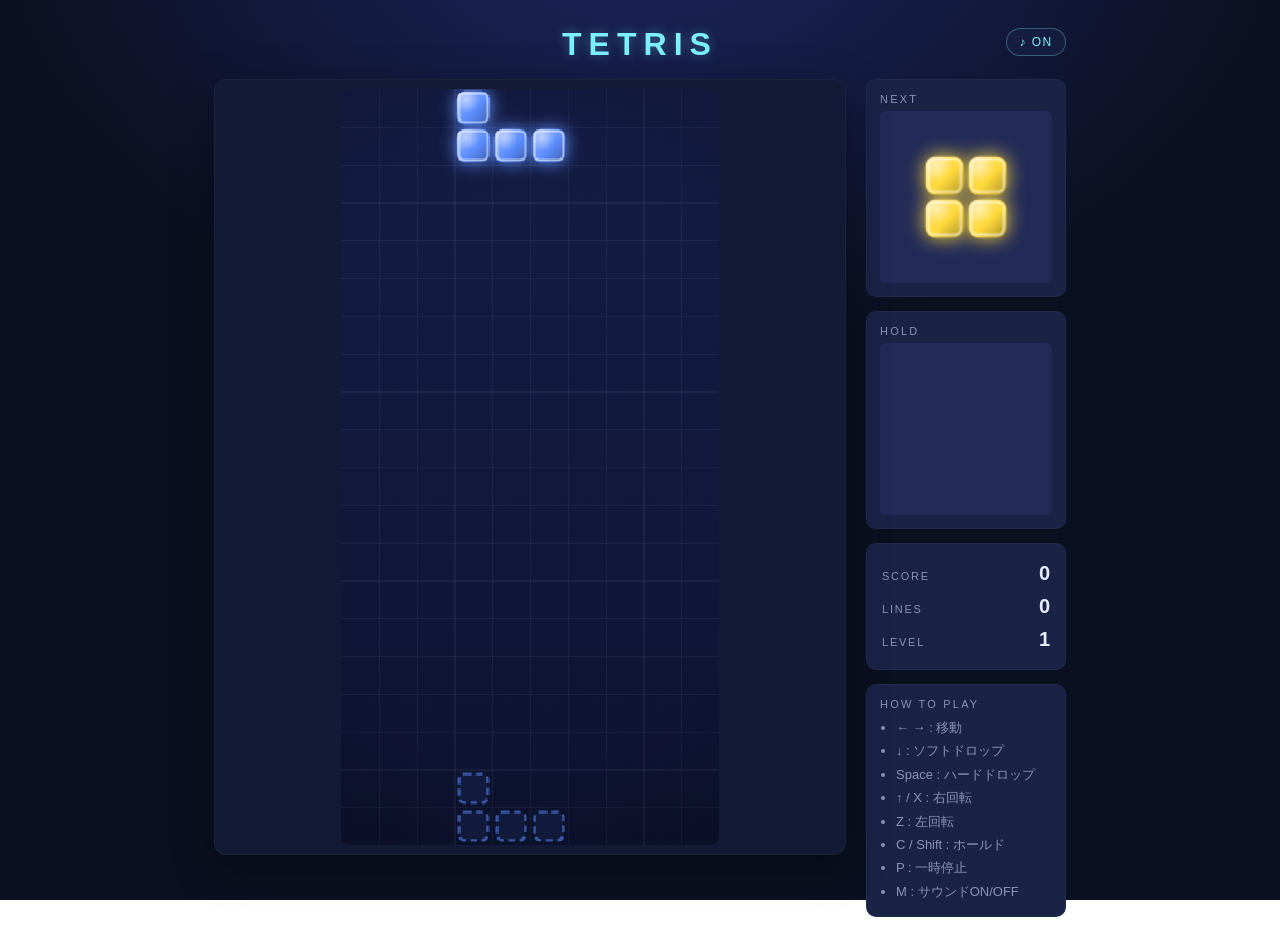
<file: index.html>
<!DOCTYPE html>
<html lang="ja">
<head>
  <meta charset="UTF-8" />
  <meta name="viewport" content="width=device-width, initial-scale=1.0, user-scalable=no" />
  <meta name="theme-color" content="#0b1020" />
  <title>Tetris</title>
  <link rel="icon" href="data:image/svg+xml,%3Csvg xmlns='http://www.w3.org/2000/svg' viewBox='0 0 32 32'%3E%3Crect width='32' height='32' rx='6' fill='%230b1020'/%3E%3Cg fill='%237cf0ff'%3E%3Crect x='6' y='6' width='8' height='8'/%3E%3Crect x='14' y='6' width='8' height='8'/%3E%3Crect x='14' y='14' width='8' height='8'/%3E%3Crect x='14' y='22' width='8' height='4'/%3E%3C/g%3E%3C/svg%3E" />
  <link rel="stylesheet" href="src/style.css" />
</head>
<body>
  <div class="app">
    <header class="topbar">
      <h1>TETRIS</h1>
      <button id="soundBtn" class="sound-btn" type="button" aria-pressed="false" title="M でサウンド切替">♪ ON</button>
    </header>

    <main class="stage">
      <section class="board-wrap">
        <canvas id="board" width="300" height="600" aria-label="tetris board"></canvas>
        <div id="overlay" class="overlay hidden">
          <div class="overlay-inner">
            <div id="overlayTitle" class="overlay-title">GAME OVER</div>
            <div id="overlaySub" class="overlay-sub">Press ENTER / タップで再スタート</div>
          </div>
        </div>
      </section>

      <aside class="side">
        <div class="panel">
          <div class="panel-title">NEXT</div>
          <canvas id="next" width="120" height="120"></canvas>
        </div>
        <div class="panel">
          <div class="panel-title">HOLD</div>
          <canvas id="hold" width="120" height="120"></canvas>
        </div>
        <div class="panel stats">
          <div class="row"><span>SCORE</span><span id="score">0</span></div>
          <div class="row"><span>LINES</span><span id="lines">0</span></div>
          <div class="row"><span>LEVEL</span><span id="level">1</span></div>
        </div>
        <div class="panel help">
          <div class="panel-title">HOW TO PLAY</div>
          <ul>
            <li>← → : 移動</li>
            <li>↓ : ソフトドロップ</li>
            <li>Space : ハードドロップ</li>
            <li>↑ / X : 右回転</li>
            <li>Z : 左回転</li>
            <li>C / Shift : ホールド</li>
            <li>P : 一時停止</li>
            <li>M : サウンドON/OFF</li>
          </ul>
        </div>
      </aside>
    </main>

    <nav class="touchpad" aria-label="touch controls">
      <button class="tbtn" data-act="left">◀</button>
      <button class="tbtn" data-act="rotate">⟳</button>
      <button class="tbtn" data-act="right">▶</button>
      <button class="tbtn" data-act="hold">HOLD</button>
      <button class="tbtn" data-act="down">▼</button>
      <button class="tbtn drop" data-act="drop">DROP</button>
    </nav>
  </div>

  <script src="src/tetris.js"></script>
</body>
</html>
</file>
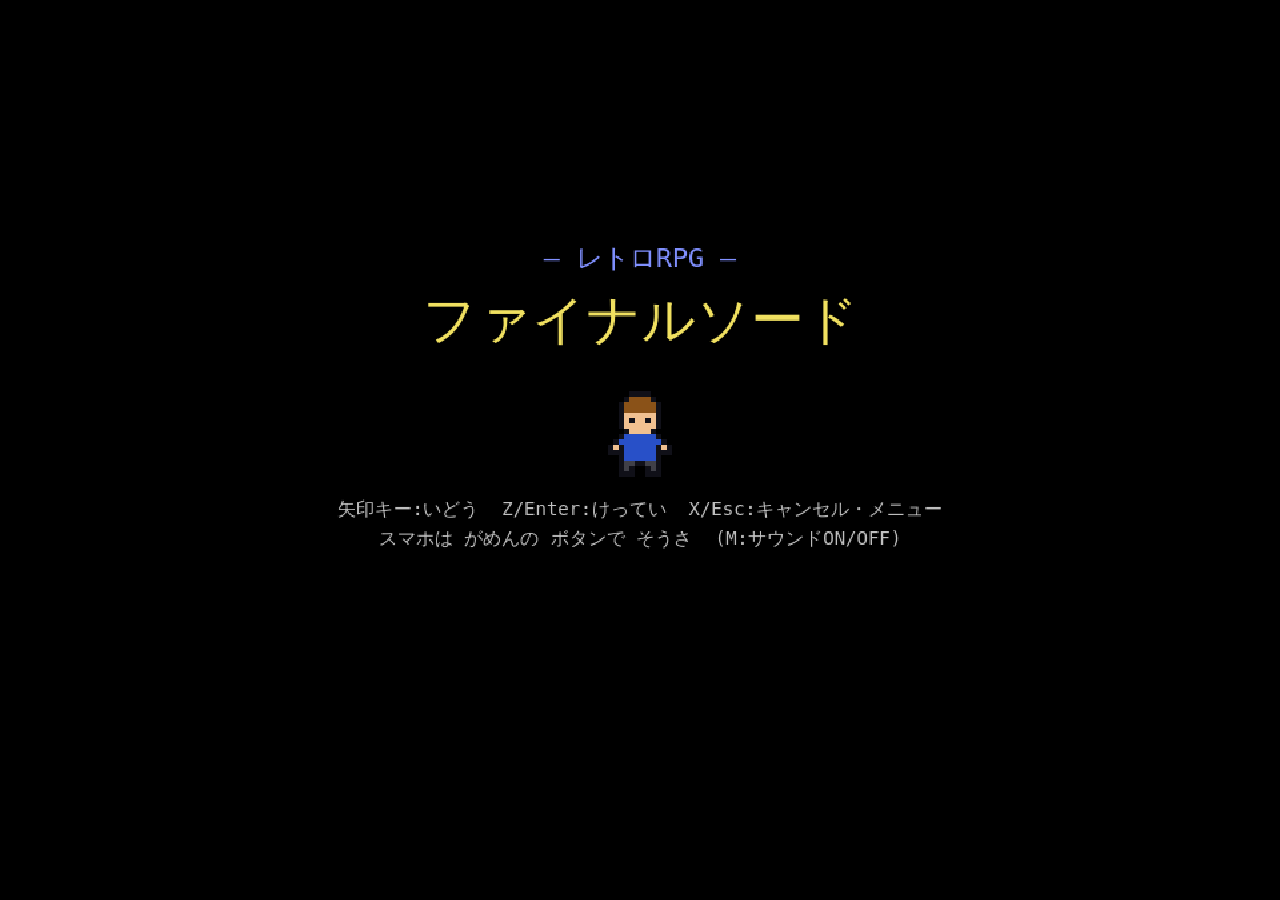
<file: final-sword.html>
<!DOCTYPE html>
<html lang="ja">
<head>
<meta charset="UTF-8">
<meta name="viewport" content="width=device-width, initial-scale=1.0, user-scalable=no">
<title>ファイナルソード - レトロRPG</title>
<style>
  html,body{
    margin:0; padding:0; background:#000; color:#fff;
    font-family:'MS Gothic','Hiragino Kaku Gothic ProN',monospace;
    -webkit-user-select:none; user-select:none;
    touch-action:manipulation;
  }
  #wrap{
    display:flex; flex-direction:column; align-items:center;
    min-height:100vh; justify-content:center; gap:8px;
  }
  canvas{
    background:#000;
    image-rendering:pixelated;
    image-rendering:crisp-edges;
    width:min(100vw, 640px);
    max-height:80vh;
    aspect-ratio:480/448;
    outline:none;
  }
  /* ---- タッチ操作パッド ---- */
  #pad{
    display:none;
    width:min(100vw,640px);
    justify-content:space-between; align-items:center;
    padding:4px 12px 16px; box-sizing:border-box;
  }
  body.touch #pad{ display:flex; }
  #dpad{
    display:grid;
    grid-template-columns:56px 56px 56px;
    grid-template-rows:56px 56px 56px;
  }
  #pad button{
    background:#222; color:#eee; border:2px solid #777; border-radius:8px;
    font-size:20px; font-family:inherit;
    touch-action:none;
  }
  #pad button:active{ background:#555; }
  #dpad .sp{ visibility:hidden; }
  #ab{ display:flex; gap:16px; }
  #ab button{ width:64px; height:64px; border-radius:50%; font-size:22px; }
</style>
</head>
<body>
<div id="wrap">
  <canvas id="screen" width="480" height="448"></canvas>
  <div id="pad">
    <div id="dpad">
      <button class="sp"></button><button data-b="up">▲</button><button class="sp"></button>
      <button data-b="left">◀</button><button class="sp"></button><button data-b="right">▶</button>
      <button class="sp"></button><button data-b="down">▼</button><button class="sp"></button>
    </div>
    <div id="ab">
      <button data-b="b">B</button>
      <button data-b="a">A</button>
    </div>
  </div>
</div>
<script>
// ゲームデータ定義（レベル・呪文・アイテム・装備・敵）
(function(){
window.RPG = window.RPG || {};
const DB = {};

// レベルテーブル（index+1 = レベル）
// exp: そのレベルに到達するのに必要な累計経験値
DB.LEVELS = [
  {exp:0,    hp:16,  mp:0,  str:5,  vit:4},
  {exp:7,    hp:22,  mp:4,  str:7,  vit:5},
  {exp:22,   hp:27,  mp:8,  str:9,  vit:7,  learn:'heal'},
  {exp:45,   hp:33,  mp:12, str:12, vit:9},
  {exp:80,   hp:40,  mp:16, str:15, vit:11, learn:'fire'},
  {exp:130,  hp:48,  mp:20, str:18, vit:13, learn:'guard'},
  {exp:195,  hp:56,  mp:24, str:22, vit:16, learn:'spark'},
  {exp:280,  hp:66,  mp:30, str:26, vit:19, learn:'ret'},
  {exp:390,  hp:78,  mp:36, str:30, vit:22, learn:'heal2'},
  {exp:530,  hp:92,  mp:44, str:35, vit:26},
  {exp:700,  hp:104, mp:50, str:39, vit:29, learn:'blizzard'},
  {exp:900,  hp:116, mp:56, str:43, vit:32},
  {exp:1130, hp:128, mp:62, str:47, vit:35, learn:'inferno'},
  {exp:1400, hp:140, mp:68, str:51, vit:38},
  {exp:1700, hp:155, mp:76, str:56, vit:42},
];
DB.MAX_LEVEL = DB.LEVELS.length;

DB.SPELLS = {
  heal:     {name:'ヒール',       mp:3,  type:'heal',   power:[20,28], field:true,  fx:'heal'},
  fire:     {name:'ファイア',     mp:4,  type:'attack', power:[15,24], field:false, fx:'fire'},
  guard:    {name:'まもり',       mp:4,  type:'buff',   field:false, fx:'buff',  sfx:'buff'},
  spark:    {name:'スパーク',     mp:7,  type:'attack', power:[26,38], field:false, fx:'spark', sfx:'spark'},
  ret:      {name:'リターン',     mp:8,  type:'warp',   field:true},
  heal2:    {name:'ハイヒール',   mp:8,  type:'heal',   power:[58,75], field:true,  fx:'heal'},
  blizzard: {name:'ブリザド',     mp:10, type:'attack', power:[44,62], field:false, fx:'ice',   sfx:'ice'},
  inferno:  {name:'インフェルノ', mp:14, type:'attack', power:[68,95], field:false, fx:'bigfire'},
};

DB.ITEMS = {
  herb:     {name:'やくそう',       price:24, type:'heal', power:[28,36]},
  antidote: {name:'どくけしそう',   price:12, type:'cure'},
  key:      {name:'まほうのカギ',   type:'key'},
  treasure: {name:'ひかりのたから', type:'key'},
};

DB.WEAPONS = {
  stick:  {name:'ひのきのぼう',   price:10,  atk:2},
  copper: {name:'どうのつるぎ',   price:120, atk:9},
  steel:  {name:'はがねのつるぎ', price:500, atk:16},
};
DB.ARMORS = {
  clothes: {name:'ぬののふく',     price:15,  def:2},
  leather: {name:'かわのよろい',   price:150, def:9},
  steelA:  {name:'はがねのよろい', price:600, def:17},
};

// acts: [行動, 重み] / fire・breath: 固定ダメージ幅 / poison: 通常攻撃時に毒を与える確率
DB.ENEMIES = {
  punipuni: {name:'ぷにぷに',     sprite:'punipuni', hp:7,   atk:8,  def:4,  exp:2,  gold:3},
  batty:    {name:'こうもりん',   sprite:'batty',    hp:11,  atk:11, def:6,  exp:4,  gold:6},
  rat:      {name:'とげラット',   sprite:'rat',      hp:16,  atk:15, def:10, exp:8,  gold:12, poison:0.25},
  bone:     {name:'さまようホネ', sprite:'bone',     hp:26,  atk:22, def:14, exp:16, gold:24},
  mage:     {name:'やみのまどうし', sprite:'mage',   hp:28,  atk:20, def:14, exp:22, gold:42,
             acts:[['attack',6],['fire',4]], fire:[10,16]},
  eye:      {name:'ダークアイ',   sprite:'eye',      hp:32,  atk:26, def:18, exp:24, gold:38,
             acts:[['attack',7],['fire',3]], fire:[12,18], poison:0.2},
  // ラスボス第1形態: 倒すと第2形態(next)に変身する
  boss:     {name:'どうくつのぬし ドラゴネル', sprite:'boss', hp:150, atk:34, def:24, exp:0, gold:0,
             acts:[['attack',6],['breath',4]], breath:[18,26], boss:true, next:'boss2'},
  // ラスボス第2形態(真のすがた)
  boss2:    {name:'真・ドラゴネル', sprite:'boss2', hp:220, atk:42, def:28, exp:500, gold:800,
             acts:[['attack',5],['breath',3],['fire',2]], breath:[26,36], fire:[18,26], boss:true},
  // レア敵: かたくて じゅもんが きかず すぐ にげるが 経験値がたくさんもらえる
  metal:    {name:'メタルぷに', sprite:'metal', hp:4, atk:10, def:60, exp:150, gold:30,
             acts:[['attack',4],['run',6]], spellImmune:true},
};

RPG.DB = DB;
})();
</script>
<script>
// マップデータ定義
// tiles: 1文字=1タイル。theme により '.' や '#' の見た目が変わる。
//   . 地面 / f 森 / M 山 / ~ 海 / p 毒の沼 / T 町入口 / C 洞窟入口
//   # 壁 / F 石床 / c カーペット / w 木の床 / k カウンター / D カギのとびら
//   G 町の門 / t 木 / < のぼり階段 / > くだり階段
(function(){
window.RPG = window.RPG || {};

const W = '~'.repeat(36);
const MAPS = {

world: {
  name:'フィールド', theme:'field',
  tiles: [
    W,
    W,
    '~~................................~~',
    '~~..ff..........................ff~~',
    '~~..ff..........................ff~~',
    '~~................................~~',
    '~~......ff........................~~',
    '~~.......T........................~~',
    '~~................................~~',
    '~~....ff..........................~~',
    '~~................................~~',
    '~~...................MMMMMMMMMMM.~~',
    '~~...................M.........M.~~',
    '~~...................M.........M.~~',
    '~~...................M.........M.~~',
    '~~...................M....C....M.~~',
    '~~...................M.........M.~~',
    '~~...................M.........M.~~',
    '~~...................M.........M.~~',
    '~~...................MMMMMppMMMM.~~',
    '~~........................pp......~~',
    '~~.......................pppp.....~~',
    '~~......................pppppp....~~',
    '~~....ff..........................~~',
    '~~................................~~',
    '~~................................~~',
    W,
    W,
  ],
  encounters:{ rate:0.07, table:[['punipuni',5],['batty',4],['rat',2],['metal',0.4]] },
  warps:[
    {x:9,  y:7,  map:'town',  tx:10, ty:18, dir:'up'},
    {x:26, y:15, map:'cave1', tx:1,  ty:1,  dir:'down'},
  ],
  npcs:[], chests:[],
},

town: {
  name:'アルテア城下町', theme:'town',
  tiles: [
    '########################',
    '#FFFFFFFFFF##FFFFFFFFFF#',
    '#FcccccccFF##FFFFFFFFFF#',
    '#FcFFFFFcFF##FFFFFFFFFF#',
    '#FcFFFFFcFF##FFFFFFFFFF#',
    '#FFFFFFFFFF##FFFFFFFFFF#',
    '######FF#######D########',
    '#t....FF..............t#',
    '#......................#',
    '#..######.######.#######',
    '#..#wwww#.#FFFF#.#FFFF##',
    '#..#wwww#.#kkkk#.#kkkk##',
    '#..#wwww#.#FFFF#.#FFFF##',
    '#..##ww##.##FF##.##FF###',
    '#......................#',
    '#..t..............t....#',
    '#.........tt...........#',
    '#..t...................#',
    '#......................#',
    '##########GG############',
  ],
  encounters:null,
  warps:[
    {x:10, y:19, map:'world', tx:9, ty:7, dir:'down'},
    {x:11, y:19, map:'world', tx:9, ty:7, dir:'down'},
  ],
  npcs:[
    {id:'king',    x:5,  y:2,  sprite:'king',    script:'king'},
    {id:'guard1',  x:3,  y:5,  sprite:'soldier', lines:['「おうさまから しめいを うけたのだな。\nまものの どうくつは ひがしにある。\nどくのぬまを こえた さきだ。']},
    {id:'guard2',  x:7,  y:5,  sprite:'soldier', lines:['「たからのへやの とびらは\nまほうのカギが ないと あかない。\nカギは どうくつの どこかに あるらしい。']},
    {id:'guard3',  x:15, y:8,  sprite:'soldier', lines:['「このうえは おうけの たからのへやだ。\nカギを もたぬものは とおれぬぞ。']},
    {id:'inn',     x:5,  y:10, sprite:'merchant', script:'inn'},
    {id:'wshop',   x:12, y:10, sprite:'merchant', script:'weaponShop'},
    {id:'ishop',   x:19, y:10, sprite:'merchant', script:'itemShop'},
    {id:'kid',     x:10, y:8,  sprite:'villager', lines:['「おしろの おうさまが\nゆうしゃさまを さがしてるんだって!']},
    {id:'woman',   x:4,  y:15, sprite:'woman',   lines:['「どくのぬまを あるくと\nからだが きずついてしまうわ。\nやくそうを わすれずにね。']},
    {id:'elder',   x:17, y:16, sprite:'elder',   lines:['「わしが わかいころ どうくつのおくで\nまほうのカギを おとしてしもうた…\nいまも どこかの たからばこの なかじゃろう。']},
  ],
  chests:[
    {x:15, y:2,  gold:300},
    {x:18, y:2,  item:'steelA', kind:'armor'},
    {x:20, y:2,  item:'herb'},
    {x:7,  y:10, gold:60},
  ],
},

cave1: {
  name:'まかいの洞くつ B1', theme:'cave',
  tiles: [
    '####################',
    '#<.................#',
    '#.####.#####.####..#',
    '#.#..............#.#',
    '#.#.###.####.###.#.#',
    '#.....#......#.....#',
    '###.#...####...#.###',
    '#...#..........#...#',
    '#.###.###..###.###.#',
    '#..................#',
    '#.####.######.####.#',
    '#..................#',
    '#................>.#',
    '####################',
  ],
  encounters:{ rate:0.09, table:[['rat',4],['bone',4],['mage',2],['metal',0.5]] },
  warps:[
    {x:1,  y:1,  map:'world', tx:26, ty:15, dir:'down'},
    {x:17, y:12, map:'cave2', tx:1,  ty:1,  dir:'down'},
  ],
  npcs:[],
  chests:[
    {x:18, y:3,  item:'key'},
    {x:1,  y:12, gold:120},
    {x:10, y:7,  item:'herb'},
  ],
},

cave2: {
  name:'まかいの洞くつ B2', theme:'cave',
  tiles: [
    '####################',
    '#<.................#',
    '#.#####.####.#####.#',
    '#.....#......#.....#',
    '###.#...####...#.###',
    '#...#..........#...#',
    '#.###.########.###.#',
    '#..................#',
    '#.####.######.####.#',
    '#..................#',
    '#.###.###..###.###.#',
    '#..................#',
    '#..................#',
    '####################',
  ],
  encounters:{ rate:0.10, table:[['bone',4],['eye',4],['mage',3],['metal',0.6]] },
  warps:[
    {x:1, y:1, map:'cave1', tx:17, ty:12, dir:'up'},
  ],
  npcs:[],
  chests:[
    {x:18, y:9, gold:250},
    {x:1,  y:12, item:'herb'},
  ],
  boss:{x:16, y:11},
},

};

// 行の長さを幅にそろえる（不足分は既定タイルで埋める）
Object.keys(MAPS).forEach(k=>{
  const m = MAPS[k];
  const w = Math.max(...m.tiles.map(r=>r.length));
  const pad = (m.theme==='field') ? '~' : '#';
  m.tiles = m.tiles.map(r => r.length<w ? r + pad.repeat(w-r.length) : r);
  m.w = w; m.h = m.tiles.length;
});

RPG.MAPS = MAPS;
})();
</script>
<script>
// ドット絵の自前生成（タイル & キャラクター & モンスター）
(function(){
window.RPG = window.RPG || {};

function cv(w,h){ const c=document.createElement('canvas'); c.width=w; c.height=h; return c; }

// 疑似乱数（タイル模様用・毎回同じ見た目になるように）
function makeRnd(seed){ let s=seed; return ()=>{ s=(s*16807)%2147483647; return s/2147483647; }; }

// ---- パターン文字列 → 16x16 スプライト ----
function pat(rows, pal){
  const c=cv(16,16), g=c.getContext('2d');
  for(let y=0;y<16;y++){
    const row=rows[y]||'';
    for(let x=0;x<16;x++){
      const ch=row[x];
      if(ch && ch!=='.' && pal[ch]){ g.fillStyle=pal[ch]; g.fillRect(x,y,1,1); }
    }
  }
  return c;
}
function flipX(src){
  const c=cv(src.width,src.height), g=c.getContext('2d');
  g.translate(src.width,0); g.scale(-1,1); g.drawImage(src,0,0);
  return c;
}

// ---- タイル生成 ----
function tile(fn, seed){
  const c=cv(16,16), g=c.getContext('2d'), rnd=makeRnd(seed||12345);
  fn(g, rnd); return c;
}
function speckle(g,rnd,color,n){
  g.fillStyle=color;
  for(let i=0;i<n;i++){ g.fillRect((rnd()*16)|0,(rnd()*16)|0,1,1); }
}

const TILES = {};
TILES.grass = tile((g,r)=>{ g.fillStyle='#1e7c30'; g.fillRect(0,0,16,16); speckle(g,r,'#2f9c44',14); speckle(g,r,'#166024',6); },11);
TILES.forest = tile((g,r)=>{
  g.drawImage(TILES.grass,0,0);
  g.fillStyle='#0d4a1c'; g.fillRect(3,2,10,9); g.fillRect(5,1,6,11);
  g.fillStyle='#187a2e'; g.fillRect(4,3,4,3); g.fillRect(8,5,4,4);
  g.fillStyle='#5a3a1a'; g.fillRect(7,11,2,4);
},22);
TILES.mountain = tile((g,r)=>{
  g.drawImage(TILES.grass,0,0);
  g.fillStyle='#7a6a58'; g.beginPath(); g.moveTo(1,15); g.lineTo(8,2); g.lineTo(15,15); g.closePath(); g.fill();
  g.fillStyle='#9c8c78'; g.beginPath(); g.moveTo(4,15); g.lineTo(8,5); g.lineTo(12,15); g.closePath(); g.fill();
  g.fillStyle='#e8e8ee'; g.fillRect(7,3,3,2);
},33);
TILES.water = tile((g,r)=>{
  g.fillStyle='#1a4fbb'; g.fillRect(0,0,16,16);
  g.fillStyle='#3f74e0';
  g.fillRect(1,3,5,1); g.fillRect(9,6,5,1); g.fillRect(3,10,5,1); g.fillRect(10,13,4,1);
},44);
TILES.swamp = tile((g,r)=>{
  g.fillStyle='#4a2a5e'; g.fillRect(0,0,16,16);
  speckle(g,r,'#6a4586',12); speckle(g,r,'#8a60aa',6);
  g.fillStyle='#9a70bb'; g.fillRect(4,4,2,2); g.fillRect(11,9,2,2);
},55);
TILES.towngate = tile((g,r)=>{
  g.drawImage(TILES.grass,0,0);
  g.fillStyle='#c8c8d0'; g.fillRect(3,5,10,9);
  g.fillStyle='#8a8a94'; g.fillRect(3,5,2,9); g.fillRect(11,5,2,9);
  g.fillStyle='#d03030'; g.beginPath(); g.moveTo(2,5); g.lineTo(8,1); g.lineTo(14,5); g.closePath(); g.fill();
  g.fillStyle='#3a2a10'; g.fillRect(7,9,3,5);
},66);
TILES.cavegate = tile((g,r)=>{
  g.drawImage(TILES.mountain,0,0);
  g.fillStyle='#0a0a0e'; g.fillRect(5,7,6,8);
  g.fillStyle='#000'; g.fillRect(6,9,4,6);
},77);
TILES.wall = tile((g,r)=>{
  g.fillStyle='#9a9aa6'; g.fillRect(0,0,16,16);
  g.fillStyle='#6e6e7a';
  g.fillRect(0,3,16,1); g.fillRect(0,7,16,1); g.fillRect(0,11,16,1); g.fillRect(0,15,16,1);
  g.fillRect(4,0,1,3); g.fillRect(11,4,1,3); g.fillRect(4,8,1,3); g.fillRect(11,12,1,3);
},88);
TILES.rock = tile((g,r)=>{
  g.fillStyle='#4a3b33'; g.fillRect(0,0,16,16);
  speckle(g,r,'#5e4c42',12); speckle(g,r,'#332822',10);
  g.fillStyle='#2a201b'; g.fillRect(2,5,5,1); g.fillRect(9,10,5,1);
},99);
TILES.floor = tile((g,r)=>{
  g.fillStyle='#b8b8c2'; g.fillRect(0,0,16,16);
  g.fillStyle='#9c9ca8'; g.fillRect(0,0,16,1); g.fillRect(0,0,1,16);
  speckle(g,r,'#a8a8b4',6);
},111);
TILES.carpet = tile((g,r)=>{
  g.fillStyle='#a02036'; g.fillRect(0,0,16,16);
  g.fillStyle='#c04056'; g.fillRect(0,0,16,1); g.fillRect(0,15,16,1);
  g.fillStyle='#801a2c'; g.fillRect(7,7,2,2);
},122);
TILES.wood = tile((g,r)=>{
  g.fillStyle='#9a6632'; g.fillRect(0,0,16,16);
  g.fillStyle='#7e5228'; g.fillRect(0,4,16,1); g.fillRect(0,9,16,1); g.fillRect(0,14,16,1);
  g.fillStyle='#b07a40'; speckle(g,r,'#b07a40',5);
},133);
TILES.counter = tile((g,r)=>{
  g.fillStyle='#caa050'; g.fillRect(0,0,16,7);
  g.fillStyle='#e0bc70'; g.fillRect(0,0,16,2);
  g.fillStyle='#96733a'; g.fillRect(0,7,16,9);
  g.fillStyle='#7a5c2e'; g.fillRect(0,7,16,1); g.fillRect(3,9,2,5); g.fillRect(11,9,2,5);
},144);
TILES.door = tile((g,r)=>{
  g.drawImage(TILES.wall,0,0);
  g.fillStyle='#6a4218'; g.fillRect(2,2,12,14);
  g.fillStyle='#8a5c28'; g.fillRect(3,3,10,12);
  g.fillStyle='#f0c030'; g.fillRect(7,8,2,3);
  g.fillStyle='#3a2408'; g.fillRect(7,9,2,1);
},155);
TILES.gravel = tile((g,r)=>{
  g.fillStyle='#b8a878'; g.fillRect(0,0,16,16);
  speckle(g,r,'#a08a5c',10); speckle(g,r,'#ccbe90',8);
},166);
TILES.tree = tile((g,r)=>{
  g.drawImage(TILES.grass,0,0);
  g.fillStyle='#0e5a22'; g.fillRect(2,1,12,10); g.fillRect(4,0,8,12);
  g.fillStyle='#1e8a38'; g.fillRect(4,2,5,4); g.fillRect(9,6,4,3);
  g.fillStyle='#5a3a1a'; g.fillRect(6,12,4,4);
},177);
TILES.cavefloor = tile((g,r)=>{
  g.fillStyle='#38302a'; g.fillRect(0,0,16,16);
  speckle(g,r,'#453c34',12); speckle(g,r,'#2a2420',8);
},188);
TILES.stairsD = tile((g,r)=>{
  g.drawImage(TILES.cavefloor,0,0);
  g.fillStyle='#0a0a0a'; g.fillRect(2,2,12,12);
  g.fillStyle='#8a8a8a'; g.fillRect(2,2,12,3); g.fillStyle='#5e5e5e'; g.fillRect(5,5,9,3); g.fillStyle='#3a3a3a'; g.fillRect(8,8,6,3);
},199);
TILES.stairsU = tile((g,r)=>{
  g.drawImage(TILES.cavefloor,0,0);
  g.fillStyle='#c8c8c8'; g.fillRect(2,11,12,3);
  g.fillStyle='#a0a0a0'; g.fillRect(5,8,9,3);
  g.fillStyle='#787878'; g.fillRect(8,5,6,3);
  g.fillStyle='#585858'; g.fillRect(11,2,3,3);
},211);

// 宝箱
const chestClosed = tile((g,r)=>{
  g.fillStyle='#8a5c28'; g.fillRect(2,4,12,10);
  g.fillStyle='#aa7838'; g.fillRect(3,5,10,4);
  g.fillStyle='#5c3a14'; g.fillRect(2,9,12,1);
  g.fillStyle='#f0c030'; g.fillRect(7,8,2,4); g.fillRect(2,4,12,1);
},222);
const chestOpen = tile((g,r)=>{
  g.fillStyle='#5c3a14'; g.fillRect(2,3,12,3);
  g.fillStyle='#8a5c28'; g.fillRect(2,8,12,6);
  g.fillStyle='#2a1a08'; g.fillRect(3,8,10,2);
  g.fillStyle='#f0c030'; g.fillRect(7,10,2,4);
},233);

// タイル名→キャンバス
const TILESET = {
  grass:TILES.grass, forest:TILES.forest, mountain:TILES.mountain, water:TILES.water,
  swamp:TILES.swamp, towngate:TILES.towngate, cavegate:TILES.cavegate,
  wall:TILES.wall, rock:TILES.rock, floor:TILES.floor, carpet:TILES.carpet,
  wood:TILES.wood, counter:TILES.counter, door:TILES.door, gravel:TILES.gravel,
  tree:TILES.tree, cavefloor:TILES.cavefloor, stairsD:TILES.stairsD, stairsU:TILES.stairsU,
  chestClosed, chestOpen,
};

// 文字 → タイル名（theme で '.' と '#' を切替）
RPG.tileName = function(ch, theme){
  switch(ch){
    case '.': return theme==='cave' ? 'cavefloor' : 'grass';
    case '#': return theme==='cave' ? 'rock' : 'wall';
    case 'f': return 'forest';
    case 'M': return 'mountain';
    case '~': return 'water';
    case 'p': return 'swamp';
    case 'T': return 'towngate';
    case 'C': return 'cavegate';
    case 'F': return 'floor';
    case 'c': return 'carpet';
    case 'w': return 'wood';
    case 'k': return 'counter';
    case 'D': return 'door';
    case 'G': return 'gravel';
    case 't': return 'tree';
    case '<': return 'stairsU';
    case '>': return 'stairsD';
    default : return 'grass';
  }
};
RPG.SOLID = new Set(['mountain','water','wall','rock','counter','tree','door']);

// ---- キャラクター ----
const K='#101018', S='#f0c090', W='#f0f0f0';

const heroDown = [
  '......KKKK......',
  '.....KHHHHK.....',
  '....KHHHHHHK....',
  '....KHHHHHHK....',
  '....KSSSSSSK....',
  '....KSKSSKSK....',
  '....KSSSSSSK....',
  '.....KSSSSK.....',
  '....KTTTTTTK....',
  '...KTTTTTTTTK...',
  '..KSKTTTTTTKSK..',
  '..KKKTTTTTTKKK..',
  '....KTTTTTTK....',
  '....KDDKKDDK....',
  '....KDK..KDK....',
  '....KKK..KKK....',
];
const heroUp = [
  '......KKKK......',
  '.....KHHHHK.....',
  '....KHHHHHHK....',
  '....KHHHHHHK....',
  '....KHHHHHHK....',
  '....KHHHHHHK....',
  '....KHHHHHHK....',
  '.....KHHHHK.....',
  '....KTTTTTTK....',
  '...KTTTTTTTTK...',
  '..KSKTTTTTTKSK..',
  '..KKKTTTTTTKKK..',
  '....KTTTTTTK....',
  '....KDDKKDDK....',
  '....KDK..KDK....',
  '....KKK..KKK....',
];
const heroLeft = [
  '......KKKK......',
  '.....KHHHHK.....',
  '....KHHHHHHK....',
  '....KHHHHHHK....',
  '....KSSSSHHK....',
  '....KSKSSHHK....',
  '....KSSSSHHK....',
  '.....KSSSHK.....',
  '....KTTTTTTK....',
  '....KSTTTTTK....',
  '....KKTTTTTK....',
  '....KTTTTTTK....',
  '....KTTTTTTK....',
  '....KDDDDDDK....',
  '....KDDKKDDK....',
  '.....KKK.KKK....',
];
function person(hair, tunic, legs){
  const pal = {K, S, W, H:hair, T:tunic, D:legs||'#404048'};
  const down = pat(heroDown, pal);
  return { down, up:pat(heroUp,pal), left:pat(heroLeft,pal), right:flipX(pat(heroLeft,pal)) };
}

const kingPat = [
  '....KYKYKYKY....',
  '....KYYYYYYK....',
  '....KSSSSSSK....',
  '....KSKSSKSK....',
  '....KSSSSSSK....',
  '...KWWWWWWWWK...',
  '...KRRRRRRRRK...',
  '..KRRYRRRRYRRK..',
  '..KRRRRRRRRRRK..',
  '..KRRRWWWWRRRK..',
  '..KRRRWWWWRRRK..',
  '..KRRRRRRRRRRK..',
  '...KRRRRRRRRK...',
  '...KRRRRRRRRK...',
  '...KDDK..KDDK...',
  '...KKK....KKK...',
];

const SPRITES = {};
SPRITES.hero     = person('#8a5218', '#2850c8');
SPRITES.soldier  = person('#8a92a4', '#4a5568');
SPRITES.villager = person('#5a3a18', '#2e9a48');
SPRITES.woman    = person('#201818', '#d04878');
SPRITES.merchant = person('#5a3a18', '#d8a028');
SPRITES.elder    = person('#e8e8e8', '#8a8a96');
{
  const kp = pat(kingPat, {K,S,W,Y:'#f0c030',R:'#c02848',D:'#404048'});
  SPRITES.king = { down:kp, up:kp, left:kp, right:kp };
}

// ---- モンスター ----
const MONSTERS = {};
const PUNI_ROWS = [
  '................',
  '................',
  '................',
  '.....KKKKKK.....',
  '....KBBBBBBK....',
  '...KBBBBBBBBK...',
  '..KBBBBBBBBBBK..',
  '..KBWKBBBBWKBK..',
  '..KBWKBBBBWKBK..',
  '.KBBBBBBBBBBBBK.',
  '.KBBBKKKKKKBBBK.',
  '.KBBBBBBBBBBBBK.',
  '.KBBBBBBBBBBBBK.',
  '..KKKKKKKKKKKK..',
  '................',
  '................',
];
MONSTERS.punipuni = pat(PUNI_ROWS, {K,W,B:'#4878e8'});
MONSTERS.metal = pat(PUNI_ROWS, {K,W,B:'#c2cad6'}); // レア敵: 銀色のぷに
MONSTERS.batty = pat([
  '................',
  '................',
  'KK............KK',
  'KPK..........KPK',
  'KPPK.KKKKKK.KPPK',
  'KPPPKPPPPPPKPPPK',
  '.KPPPPPPPPPPPPK.',
  '.KPKPWKPPWKPKPK.',
  '..KPPWKPPWKPPK..',
  '..KPPPPPPPPPPK..',
  '...KPPKKKKPPK...',
  '....KPPPPPPK....',
  '.....KKKKKK.....',
  '....KK....KK....',
  '................',
  '................',
], {K,W,P:'#8040b0'});
MONSTERS.rat = pat([
  '................',
  '................',
  '..K..K..K..K....',
  '.KNKKNKKNKKNK...',
  '.KNNNNNNNNNNK...',
  'KNNNNNNNNNNNNK..',
  'KNWKNNNNNNNNNKK.',
  'KNWKNNNNNNNNNNKK',
  'KNNNNNNNNNNNNK..',
  '.KNNNNNNNNNNK...',
  '..KNNNNNNNNK....',
  '...KNKKKKNK.....',
  '...KNK..KNK.....',
  '...KK....KK.....',
  '................',
  '................',
], {K,W,N:'#a06a30'});
MONSTERS.bone = pat([
  '.....KKKKKK.....',
  '....KWWWWWWK....',
  '....KWWWWWWK....',
  '....KWKWWKWK....',
  '....KWWWWWWK....',
  '.....KWKKWK.....',
  '......KWWK......',
  '...KKKWWWWKKK...',
  '..KWWWWWWWWWWK..',
  '..KWKWWWWWWKWK..',
  '..KWKWKWWKWKWK..',
  '..KKKWWWWWWKKK..',
  '.....KWKKWK.....',
  '.....KWK.KWK....',
  '....KWWK.KWWK...',
  '....KKK...KKK...',
], {K,W});
MONSTERS.eye = pat([
  '................',
  '....KKKKKKKK....',
  '..KKPPPPPPPPKK..',
  '.KPPPPPPPPPPPPK.',
  '.KPPPWWWWWWPPPK.',
  'KPPPWWWWWWWWPPPK',
  'KPPWWWRRRRWWWPPK',
  'KPPWWRRKKRRWWPPK',
  'KPPWWRRKKRRWWPPK',
  'KPPWWWRRRRWWWPPK',
  '.KPPWWWWWWWWPPK.',
  '.KPPPPWWWWPPPPK.',
  '..KKPPPPPPPPKK..',
  '...KPK.KK.KPK...',
  '..KPK......KPK..',
  '..KK........KK..',
], {K,W,P:'#6a2a9a',R:'#d02030'});
MONSTERS.mage = pat([
  '......KKKK......',
  '.....KPPPPK.....',
  '....KPPPPPPK....',
  '...KPPPPPPPPK...',
  '....KKKKKKKK....',
  '....KGGGGGGK....',
  '....KGYKKYGK....',
  '....KGGGGGGK....',
  '...KPPPPPPPPK...',
  '..KPPPPPPPPPPK..',
  '.KPKPPPPPPPPKPK.',
  '.KPKPPPPPPPPKPK.',
  '..KKPPPPPPPPKK..',
  '...KPPPPPPPPK...',
  '..KPPPPPPPPPPK..',
  '..KKKKKKKKKKKK..',
], {K,P:'#3a3a6a',G:'#181828',Y:'#f0d030'});
MONSTERS.boss = pat([
  '..KK........KK..',
  '.KRRK......KRRK.',
  '.KRRRK....KRRRK.',
  '..KRRGKKKKGRRK..',
  '...KGGGGGGGGK...',
  '..KGGWGGGGWGGK..',
  '..KGGKGGGGKGGK..',
  '.KGGGGGGGGGGGGK.',
  '.KGRRRRRRRRRRGK.',
  '.KGGWKWKWKWKGGK.',
  '..KGGGGGGGGGGK..',
  '.KGGKGGGGGGKGGK.',
  'KGGK.KGGGGK.KGGK',
  'KGK..KGGGGK..KGK',
  '.K..KKGKKGKK..K.',
  '....KKK..KKK....',
], {K,W,G:'#2a9a4a',R:'#c04020'});

// ラスボス第2形態: 黒竜(赤く光る目・金の角・炎の口)
MONSTERS.boss2 = pat([
  'KK....KKKK....KK',
  'KDK..KYKKYK..KDK',
  'KDDK.KYYYYK.KDDK',
  'KDDDKDDDDDDKDDDK',
  '.KDDDDDDDDDDDDK.',
  '.KDRRDDDDDDRRDK.',
  '.KDRRDDDDDDRRDK.',
  '.KDDDDDDDDDDDDK.',
  '.KDWKWKWWKWKWDK.',
  '.KDDFFFFFFFFDDK.',
  '..KDDDDDDDDDDK..',
  '.KDDKDDDDDDKDDK.',
  'KDDK.KDDDDK.KDDK',
  'KDK..KDDDDK..KDK',
  '.K..KKDKKDKK..K.',
  '....KKK..KKK....',
], {K,W,D:'#3a2c50',R:'#f02020',Y:'#f0c030',F:'#ff7020'});

RPG.TILESET = TILESET;
RPG.SPRITES = SPRITES;
RPG.MONSTERS = MONSTERS;
})();
</script>
<script>
// サウンド（Web Audio APIによるファミコン風BGM・効果音の自前生成）
// 外部音源ファイルは使わず、矩形波・三角波・ノイズをその場で合成する
(function(){
window.RPG = window.RPG || {};

function freq(name){ // 'C#4' → 周波数
  const m = /^([A-G])(#?)(-?\d)$/.exec(name);
  const base = {C:0,D:2,E:4,F:5,G:7,A:9,B:11}[m[1]] + (m[2]?1:0);
  const midi = (parseInt(m[3],10)+1)*12 + base;
  return 440*Math.pow(2,(midi-69)/12);
}

// ---- 楽曲データ ----
// notes: [音名(0=休符), 拍数] / lead=矩形波, bass=三角波
const SONGS = {
  title: { bpm:100,
    lead:[['C4',.5],['E4',.5],['G4',.5],['B4',.5],['C5',2],
          ['A3',.5],['C4',.5],['E4',.5],['G4',.5],['A4',2],
          ['F3',.5],['A3',.5],['C4',.5],['E4',.5],['F4',2],
          ['G3',.5],['B3',.5],['D4',.5],['F4',.5],['G4',2]],
    bass:[['C3',4],['A2',4],['F2',4],['G2',4]] },
  field: { bpm:112,
    lead:[['A4',.5],['B4',.5],['C5',.5],['E5',.5],['D5',.5],['C5',.5],['B4',1],
          ['G4',.5],['A4',.5],['B4',.5],['D5',.5],['C5',.5],['B4',.5],['A4',1],
          ['A4',.5],['B4',.5],['C5',.5],['E5',.5],['G5',.5],['F5',.5],['E5',1],
          ['D5',.5],['E5',.5],['F5',.5],['E5',.5],['D5',.5],['B4',.5],['A4',1]],
    bass:[['A2',1],['E3',1],['A2',1],['E3',1],
          ['G2',1],['D3',1],['G2',1],['D3',1],
          ['F2',1],['C3',1],['F2',1],['C3',1],
          ['E2',1],['B2',1],['E2',1],['B2',1]] },
  town: { bpm:104,
    lead:[['C5',.5],['E5',.5],['G5',.5],['E5',.5],['F5',.5],['E5',.5],['D5',1],
          ['D5',.5],['F5',.5],['A5',.5],['F5',.5],['G5',.5],['F5',.5],['E5',1],
          ['E5',.5],['D5',.5],['C5',.5],['D5',.5],['E5',.5],['F5',.5],['G5',1],
          ['A5',.5],['G5',.5],['F5',.5],['D5',.5],['E5',.5],['C5',1.5]],
    bass:[['C3',1],['G2',1],['C3',1],['G2',1],
          ['F2',1],['C3',1],['F2',1],['C3',1],
          ['C3',1],['G2',1],['E3',1],['G2',1],
          ['G2',1],['D3',1],['G2',1],['C3',1]] },
  cave: { bpm:84,
    lead:[['D4',1],['F4',1],['E4',1],['C4',1],
          ['D4',1],['F4',1],['A4',1],['G4',1],
          ['F4',1],['E4',1],['D4',1],['C#4',1],
          ['D4',2],[0,2]],
    bass:[['D2',2],['A2',2],['C2',2],['G2',2],
          ['A#2',2],['F2',2],['A2',2],['A2',2]] },
  battle: { bpm:152,
    lead:[['A4',.5],['A4',.5],['C5',.5],['A4',.5],['D5',.5],['C5',.5],['A4',.5],['G4',.5],
          ['A4',.5],['A4',.5],['C5',.5],['E5',.5],['D5',.5],['C5',.5],['D5',.5],['E5',.5],
          ['F5',.5],['E5',.5],['D5',.5],['C5',.5],['B4',.5],['C5',.5],['D5',.5],['B4',.5],
          ['A4',.5],['G4',.5],['A4',.5],['B4',.5],['C5',.5],['B4',.5],['A4',.5],['G#4',.5]],
    bass:[['A2',.5],['A2',.5],['A2',.5],['A2',.5],['A2',.5],['A2',.5],['G2',.5],['G2',.5],
          ['A2',.5],['A2',.5],['A2',.5],['A2',.5],['A2',.5],['A2',.5],['G2',.5],['G2',.5],
          ['F2',.5],['F2',.5],['F2',.5],['F2',.5],['G2',.5],['G2',.5],['G2',.5],['G2',.5],
          ['E2',.5],['E2',.5],['E2',.5],['E2',.5],['E2',.5],['E2',.5],['G#2',.5],['G#2',.5]] },
  ending: { bpm:88,
    lead:[['E5',1],['D5',1],['C5',1],['G4',1],
          ['A4',1],['C5',1],['G4',2],
          ['F4',1],['G4',1],['A4',1],['C5',1],
          ['D5',1],['C5',1],['C5',2]],
    bass:[['C3',2],['G2',2],['A2',2],['E2',2],
          ['F2',2],['C3',2],['G2',2],['C3',2]] },
};

// ジングル: [音名, 開始秒, 長さ秒]
const JINGLES = {
  victory: [['G4',0,.13],['C5',.13,.13],['E5',.26,.13],['G5',.39,.45],['E5',.84,.14],['G5',.98,.6]],
  levelup: [['C5',0,.1],['D5',.1,.1],['E5',.2,.1],['G5',.3,.1],
            ['C6',.4,.7],['C5',.4,.7],['E5',.4,.7],['G5',.4,.7]],
};

class AudioSys {
  constructor(){
    this.ctx = null;
    this.master = null;
    this.muted = false;
    this.want = null;   // 起動前に指定されたBGM
    this.bgm = null;
  }

  // ブラウザの自動再生制限のため、最初のキー/タッチ操作で初期化する
  unlock(){
    if(this.ctx){
      if(this.ctx.state==='suspended') this.ctx.resume();
      return;
    }
    const AC = window.AudioContext || window.webkitAudioContext;
    if(!AC) return;
    this.ctx = new AC();
    this.master = this.ctx.createGain();
    this.master.gain.value = this.muted ? 0 : 0.5;
    this.master.connect(this.ctx.destination);
    if(this.want) this.playBgm(this.want, true);
  }
  toggleMute(){
    this.muted = !this.muted;
    if(this.master) this.master.gain.value = this.muted ? 0 : 0.5;
    return this.muted;
  }

  tone(type, f0, t0, dur, vol, f1){
    const o=this.ctx.createOscillator(), g=this.ctx.createGain();
    o.type=type;
    o.frequency.setValueAtTime(f0, t0);
    if(f1) o.frequency.exponentialRampToValueAtTime(Math.max(20,f1), t0+dur);
    g.gain.setValueAtTime(0.0001, t0);
    g.gain.linearRampToValueAtTime(vol, t0+0.012);
    g.gain.setValueAtTime(vol, t0+dur*0.65);
    g.gain.linearRampToValueAtTime(0.0001, t0+dur);
    o.connect(g); g.connect(this.master);
    o.start(t0); o.stop(t0+dur+0.03);
  }
  noise(t0, dur, vol, fc){
    const n = Math.floor(this.ctx.sampleRate*dur)+1;
    const buf = this.ctx.createBuffer(1, n, this.ctx.sampleRate);
    const d = buf.getChannelData(0);
    for(let i=0;i<n;i++) d[i] = Math.random()*2-1;
    const src=this.ctx.createBufferSource(); src.buffer=buf;
    const f=this.ctx.createBiquadFilter(); f.type='lowpass'; f.frequency.value=fc||2000;
    const g=this.ctx.createGain();
    g.gain.setValueAtTime(vol, t0);
    g.gain.linearRampToValueAtTime(0.0001, t0+dur);
    src.connect(f); f.connect(g); g.connect(this.master);
    src.start(t0); src.stop(t0+dur+0.02);
  }

  // ---- BGM ----
  playBgm(name, force){
    this.want = name;
    if(!this.ctx) return;
    if(!force && this.bgm && this.bgm.name===name) return;
    this.stopBgm();
    const song = SONGS[name];
    if(!song) return;
    const beat = 60/song.bpm;
    const mk=(notes,type,vol)=>({
      seq: notes.map(([n,b])=>({f:n?freq(n):0, d:b*beat})),
      type, vol, idx:0, t:this.ctx.currentTime+0.06,
    });
    const tracks=[ mk(song.lead,'square',0.055), mk(song.bass,'triangle',0.09) ];
    const tick=()=>{
      if(!this.ctx) return;
      const horizon = this.ctx.currentTime + 0.25;
      tracks.forEach(tr=>{
        while(tr.t < horizon){
          const n = tr.seq[tr.idx];
          if(n.f) this.tone(tr.type, n.f, tr.t, Math.min(n.d*0.92, n.d), tr.vol);
          tr.t += n.d;
          tr.idx = (tr.idx+1)%tr.seq.length;
        }
      });
    };
    tick();
    this.bgm = { name, timer:setInterval(tick, 80) };
  }
  stopBgm(){
    if(this.bgm){ clearInterval(this.bgm.timer); this.bgm=null; }
  }

  // ---- ジングル（勝利・レベルアップ）: BGMを止めて演奏 ----
  jingle(name){
    this.want = null;
    if(!this.ctx) return;
    this.lastJingle = name;
    this.stopBgm();
    const t0=this.ctx.currentTime+0.03;
    (JINGLES[name]||[]).forEach(([n,at,dur])=>{
      this.tone('square', freq(n), t0+at, dur, 0.07);
      this.tone('triangle', freq(n)/2, t0+at, dur, 0.08);
    });
  }

  // ---- 効果音 ----
  sfx(name){
    if(!this.ctx) return;
    this.lastSfx = name;
    const t=this.ctx.currentTime+0.01;
    switch(name){
      case 'hit':       // 攻撃ヒット
        this.noise(t,0.13,0.35,1400);
        this.tone('square',190,t,0.13,0.22,70);
        break;
      case 'crit':      // 会心の一撃
        this.noise(t,0.24,0.5,2200);
        this.tone('square',280,t,0.26,0.28,45);
        break;
      case 'miss':      // ミス・かわす
        this.noise(t,0.16,0.16,5000);
        break;
      case 'phit':      // プレイヤー被ダメージ
        this.tone('square',120,t,0.22,0.26,45);
        this.noise(t,0.16,0.3,700);
        break;
      case 'spell':     // 攻撃呪文
        this.tone('square',330,t,0.09,0.18);
        this.tone('square',495,t+0.08,0.09,0.18);
        this.tone('square',740,t+0.16,0.16,0.18);
        this.noise(t+0.16,0.2,0.15,3000);
        break;
      case 'heal':      // 回復
        this.tone('sine',523,t,0.1,0.2);
        this.tone('sine',659,t+0.09,0.1,0.2);
        this.tone('sine',784,t+0.18,0.24,0.2);
        break;
      case 'encounter': // エンカウント
        for(let i=0;i<3;i++){
          this.tone('square',220,t+i*0.11,0.06,0.2);
          this.tone('square',311,t+i*0.11+0.055,0.06,0.2);
        }
        break;
      case 'flee':      // 逃走
        this.tone('square',620,t,0.3,0.16,140);
        break;
      case 'spark':     // 雷魔法
        this.noise(t,0.22,0.4,6000);
        this.tone('square',1400,t,0.18,0.2,90);
        this.tone('square',900,t+0.05,0.15,0.16,60);
        break;
      case 'ice':       // 氷魔法
        this.tone('sine',980,t,0.12,0.18,700);
        this.tone('sine',760,t+0.1,0.12,0.18,520);
        this.tone('sine',560,t+0.2,0.2,0.18,380);
        this.noise(t,0.3,0.12,7000);
        break;
      case 'buff':      // 防御アップ
        this.tone('square',392,t,0.1,0.18);
        this.tone('square',523,t+0.09,0.1,0.18);
        this.tone('square',659,t+0.18,0.24,0.18);
        break;
      case 'warp':      // リターン
        this.tone('square',180,t,0.45,0.2,1200);
        this.tone('sine',90,t,0.45,0.18,600);
        break;
    }
  }
}

RPG.audio = new AudioSys();
})();
</script>
<script>
// キーボード & タッチ入力
(function(){
window.RPG = window.RPG || {};

const KEYMAP = {
  ArrowUp:'up', ArrowDown:'down', ArrowLeft:'left', ArrowRight:'right',
  w:'up', s:'down', a:'left', d:'right',
  z:'a', Z:'a', Enter:'a', ' ':'a',
  x:'b', X:'b', Escape:'b',
};

class Input {
  constructor(){
    this.held = new Set();
    this.listeners = [];
  }
  attach(){
    window.addEventListener('keydown', e=>{
      const b = KEYMAP[e.key];
      if(!b) return;
      e.preventDefault();
      if(!e.repeat){ this.held.add(b); this.emit(b); }
    });
    window.addEventListener('keyup', e=>{
      const b = KEYMAP[e.key];
      if(b) this.held.delete(b);
    });
    window.addEventListener('blur', ()=> this.held.clear());
  }
  bindTouch(el, btn){
    el.addEventListener('pointerdown', e=>{
      e.preventDefault();
      this.held.add(btn); this.emit(btn);
    });
    ['pointerup','pointerleave','pointercancel'].forEach(ev=>
      el.addEventListener(ev, ()=> this.held.delete(btn)));
    el.addEventListener('contextmenu', e=>e.preventDefault());
  }
  emit(b){ this.listeners.slice().forEach(fn=>fn(b)); }
  onPress(fn){ this.listeners.push(fn); }
  isHeld(b){ return this.held.has(b); }
  heldDir(){
    for(const d of ['up','down','left','right']) if(this.held.has(d)) return d;
    return null;
  }
}

RPG.Input = Input;
})();
</script>
<script>
// ウィンドウ描画・メッセージ・選択メニュー（すべて共通のウィンドウ関数で統一）
(function(){
window.RPG = window.RPG || {};

const FONT = "16px 'MS Gothic','Hiragino Kaku Gothic ProN',monospace";
const LINE_H = 24;
const CHARS_PER_LINE = 26;

function wrap(text){
  const out = [];
  String(text).split('\n').forEach(line=>{
    if(line==='') { out.push(''); return; }
    for(let i=0;i<line.length;i+=CHARS_PER_LINE) out.push(line.slice(i,i+CHARS_PER_LINE));
  });
  return out;
}

class UI {
  constructor(){
    this.widgets = [];
    this.time = 0;
  }
  get active(){ return this.widgets.length>0; }

  handlePress(b){
    const w = this.widgets[this.widgets.length-1];
    if(w && w.press) w.press(b);
  }
  update(dt){
    this.time += dt;
    this.widgets.forEach(w=>{ if(w.update) w.update(dt); });
  }
  render(g){
    this.widgets.forEach(w=>w.render(g));
  }

  // 共通ウィンドウ描画
  win(g,x,y,w,h){
    g.fillStyle='rgba(4,4,20,0.94)';
    g.fillRect(x,y,w,h);
    g.strokeStyle='#f0f0f0'; g.lineWidth=3;
    g.strokeRect(x+3,y+3,w-6,h-6);
    g.strokeStyle='#707080'; g.lineWidth=1;
    g.strokeRect(x+7,y+7,w-14,h-14);
  }
  text(g,s,x,y,color){
    g.font=FONT; g.textBaseline='top';
    g.fillStyle=color||'#f0f0f0';
    g.fillText(s,x,y);
  }

  // メッセージ表示（1文字ずつ・Aキーで送り / 3行ごとに改ページ）
  message(text, opts={}){
    const ui=this;
    return new Promise(res=>{
      const lines = wrap(text);
      const pages=[];
      for(let i=0;i<lines.length;i+=3) pages.push(lines.slice(i,i+3));
      const wd={
        x:opts.x??16, y:opts.y??324, w:opts.w??448, h:opts.h??108,
        page:0, chars:0,
        pageLen(){ return this.pages[this.page].join('').length; },
        pages,
        update(dt){ this.chars += dt*40; },
        press(b){
          if(b!=='a' && b!=='b') return;
          if(this.chars < this.pageLen()){ this.chars = this.pageLen(); return; }
          if(this.page < this.pages.length-1){ this.page++; this.chars=0; return; }
          ui.widgets.splice(ui.widgets.indexOf(this),1);
          res();
        },
        render(g){
          ui.win(g,this.x,this.y,this.w,this.h);
          let remain = Math.floor(this.chars);
          const rows = this.pages[this.page];
          for(let i=0;i<rows.length;i++){
            const s = rows[i].slice(0, Math.max(0,remain));
            remain -= rows[i].length;
            ui.text(g, s, this.x+16, this.y+14+i*LINE_H);
          }
          if(this.chars>=this.pageLen() && Math.floor(ui.time*2)%2===0){
            ui.text(g,'▼', this.x+this.w/2-8, this.y+this.h-22);
          }
        },
      };
      ui.widgets.push(wd);
    });
  }

  // 選択メニュー。戻り値: 選んだindex / キャンセルは -1
  choose(items, opts={}){
    const ui=this;
    return new Promise(res=>{
      const labels = items.map(i=> typeof i==='string' ? i : i.label);
      const width = opts.w ?? (Math.max(...labels.map(s=>s.length), (opts.title||'').length)*16 + 64);
      const height = labels.length*LINE_H + 28 + (opts.title?24:0);
      const wd={
        x:opts.x??16, y:opts.y??16, cur:0, labels,
        press(b){
          if(b==='up'){ this.cur=(this.cur+labels.length-1)%labels.length; }
          else if(b==='down'){ this.cur=(this.cur+1)%labels.length; }
          else if(b==='a'){
            ui.widgets.splice(ui.widgets.indexOf(this),1);
            res(this.cur);
          }
          else if(b==='b' && opts.cancel!==false){
            ui.widgets.splice(ui.widgets.indexOf(this),1);
            res(-1);
          }
        },
        render(g){
          ui.win(g,this.x,this.y,width,height);
          let ty=this.y+14;
          if(opts.title){ ui.text(g,opts.title,this.x+16,ty,'#f0d060'); ty+=24; }
          labels.forEach((s,i)=>{
            if(i===this.cur) ui.text(g,'▶',this.x+12,ty+i*LINE_H);
            ui.text(g,s,this.x+32,ty+i*LINE_H, items[i]&&items[i].dim?'#8a8a96':'#f0f0f0');
          });
        },
      };
      ui.widgets.push(wd);
    });
  }

  // 情報パネル（何かキーを押すまで表示）
  panel(lines, opts={}){
    const ui=this;
    return new Promise(res=>{
      const rows = Array.isArray(lines)?lines:wrap(lines);
      const width = opts.w ?? (Math.max(...rows.map(s=>s.length))*16+48);
      const height = opts.h ?? (rows.length*LINE_H+28);
      const wd={
        x:opts.x??16, y:opts.y??16,
        press(b){
          if(b!=='a'&&b!=='b') return;
          ui.widgets.splice(ui.widgets.indexOf(this),1);
          res();
        },
        render(g){
          ui.win(g,this.x,this.y,width,height);
          rows.forEach((s,i)=> ui.text(g,s,this.x+16,this.y+14+i*LINE_H));
        },
      };
      ui.widgets.push(wd);
    });
  }
}

RPG.UI = UI;
})();
</script>
<script>
// プレイヤー状態・セーブ/ロード
(function(){
window.RPG = window.RPG || {};
const SAVE_KEY = 'hikari_no_takara_save1';

RPG.newState = function(){
  return {
    name:'ゆうしゃ',
    level:1, exp:0, hp:16, mp:0, gold:50,
    weapon:'stick', armor:'clothes',
    weapons:['stick'], armors:['clothes'],
    items:[{id:'herb', n:2}],
    spells:[],
    poisoned:false,
    flags:{},
    map:'town', x:5, y:3, dir:'up',
  };
};

RPG.lvl   = s => RPG.DB.LEVELS[s.level-1];
RPG.maxhp = s => RPG.lvl(s).hp;
RPG.maxmp = s => RPG.lvl(s).mp;
RPG.atk   = s => RPG.lvl(s).str + (RPG.DB.WEAPONS[s.weapon] ? RPG.DB.WEAPONS[s.weapon].atk : 0);
RPG.def   = s => RPG.lvl(s).vit + (RPG.DB.ARMORS[s.armor] ? RPG.DB.ARMORS[s.armor].def : 0);

RPG.addItem = (s,id,n=1)=>{
  const it = s.items.find(i=>i.id===id);
  if(it) it.n+=n; else s.items.push({id,n});
};
RPG.removeItem = (s,id,n=1)=>{
  const it = s.items.find(i=>i.id===id);
  if(!it) return;
  it.n-=n;
  if(it.n<=0) s.items.splice(s.items.indexOf(it),1);
};
RPG.hasItem = (s,id)=> s.items.some(i=>i.id===id && i.n>0);

RPG.rand = (a,b)=> a + Math.floor(Math.random()*(b-a+1));

// 経験値からレベルアップ処理。表示すべきメッセージの配列を返す
RPG.checkLevelUp = function(s){
  const msgs=[];
  while(s.level < RPG.DB.MAX_LEVEL && s.exp >= RPG.DB.LEVELS[s.level].exp){
    const before = RPG.DB.LEVELS[s.level-1];
    s.level++;
    const now = RPG.DB.LEVELS[s.level-1];
    s.hp = Math.min(RPG.maxhp(s), s.hp + (now.hp-before.hp));
    s.mp = Math.min(RPG.maxmp(s), s.mp + (now.mp-before.mp));
    let m = s.name+'は レベル'+s.level+'に あがった!\n'
      + 'ちから+'+(now.str-before.str)+'  みのまもり+'+(now.vit-before.vit)
      + '  さいだいHP+'+(now.hp-before.hp);
    msgs.push(m);
    if(now.learn && !s.spells.includes(now.learn)){
      s.spells.push(now.learn);
      msgs.push(s.name+'は じゅもん '+RPG.DB.SPELLS[now.learn].name+'を おぼえた!');
    }
  }
  if(msgs.length){ // レベルアップしたら全回復
    s.hp = RPG.maxhp(s); s.mp = RPG.maxmp(s); s.poisoned = false;
    msgs.push('からだに ちからが みなぎる!\nHPとMPが ぜんかいふくした!');
  }
  return msgs;
};

RPG.save   = s  => { localStorage.setItem(SAVE_KEY, JSON.stringify(s)); };
RPG.load   = () => {
  try{
    const j = localStorage.getItem(SAVE_KEY);
    return j ? JSON.parse(j) : null;
  }catch(e){ return null; }
};
RPG.hasSave = () => !!localStorage.getItem(SAVE_KEY);
})();
</script>
<script>
// 戦闘システム（ドラクエ1風 1対1ターン制）
(function(){
window.RPG = window.RPG || {};
const R = RPG.rand;

function physDamage(atk, def){
  const base = atk/2 - def/4;
  const dmg = Math.floor(base * (0.8 + Math.random()*0.4));
  return Math.max(1, dmg);
}

// 戻り値: 'win' | 'lose' | 'flee'
RPG.runBattle = async function(game, enemyId){
  let E = RPG.DB.ENEMIES[enemyId];
  const ui = game.ui, s = game.state;
  const bs = { enemy:E, ehp:E.hp, visible:true, shake:0, flash:0 };
  game.battle = bs;
  game.mode = 'battle';

  const CMD_POS = {x:16, y:196, cancel:false};
  const SUB_POS = {x:176, y:196};

  await ui.message(E.name+'が あらわれた!');

  let result = null;
  while(!result){
    // ---- プレイヤーのターン ----
    let acted = false;
    while(!acted){
      const c = await ui.choose(['たたかう','じゅもん','どうぐ','にげる'], CMD_POS);
      if(c===0){ // たたかう
        acted = true;
        await ui.message(s.name+'の こうげき!');
        if(Math.random() < 1/16){
          RPG.audio.sfx('miss');
          await ui.message('ミス! ダメージを あたえられない!');
        }else{
          let dmg, crit = Math.random() < 1/24;
          if(crit){
            dmg = Math.max(1, Math.floor(RPG.atk(s)*(0.8+Math.random()*0.25)));
            RPG.audio.sfx('crit');
            await ui.message('かいしんの いちげき!!');
          }else{
            dmg = physDamage(RPG.atk(s), E.def);
            RPG.audio.sfx('hit');
          }
          bs.ehp -= dmg; bs.shake = 0.35;
          await game.sleep(250);
          await ui.message(E.name+'に '+dmg+'の ダメージ!');
        }
      }
      else if(c===1){ // じゅもん
        if(s.spells.length===0){ await ui.message('まだ じゅもんを おぼえていない!'); continue; }
        const list = s.spells.map(id=>{
          const sp=RPG.DB.SPELLS[id];
          return sp.name+'  MP'+sp.mp;
        });
        const i = await ui.choose(list, SUB_POS);
        if(i<0) continue;
        const spId = s.spells[i], sp = RPG.DB.SPELLS[spId];
        if(sp.type==='warp'){ await ui.message('たたかいの さいちゅうには つかえない!'); continue; }
        if(s.mp < sp.mp){ await ui.message('MPが たりない!'); continue; }
        acted = true;
        s.mp -= sp.mp;
        await ui.message(s.name+'は '+sp.name+'を となえた!');
        if(sp.type==='heal'){
          bs.fx = {type:'heal', target:'player', t:0.7};
          RPG.audio.sfx('heal');
          await game.sleep(550);
          const v = Math.min(R(sp.power[0],sp.power[1]), RPG.maxhp(s)-s.hp);
          s.hp += v;
          await ui.message(s.name+'の HPが '+v+' かいふくした!');
        }else if(sp.type==='buff'){
          bs.fx = {type:'buff', target:'player', t:0.8};
          RPG.audio.sfx('buff');
          await game.sleep(600);
          bs.guard = true;
          await ui.message('ひかりのまくが '+s.name+'を つつんだ!\nしゅびりょくが あがった!');
        }else{
          bs.fx = {type:sp.fx||'fire', target:'enemy', t:0.8};
          RPG.audio.sfx(sp.sfx||'spell');
          await game.sleep(600);
          if(E.spellImmune){
            await ui.message('しかし じゅもんは きかなかった!');
          }else{
            const dmg = R(sp.power[0],sp.power[1]);
            bs.ehp -= dmg; bs.shake = 0.35;
            await game.sleep(250);
            await ui.message(E.name+'に '+dmg+'の ダメージ!');
          }
        }
      }
      else if(c===2){ // どうぐ
        const usable = s.items.filter(it=>RPG.DB.ITEMS[it.id].type!=='key');
        if(usable.length===0){ await ui.message('つかえる どうぐを もっていない!'); continue; }
        const i = await ui.choose(usable.map(it=>RPG.DB.ITEMS[it.id].name+' ×'+it.n), SUB_POS);
        if(i<0) continue;
        const item = RPG.DB.ITEMS[usable[i].id];
        acted = true;
        if(item.type==='heal'){
          RPG.audio.sfx('heal');
          const v = Math.min(R(item.power[0],item.power[1]), RPG.maxhp(s)-s.hp);
          s.hp += v;
          RPG.removeItem(s, usable[i].id);
          await ui.message(s.name+'は '+item.name+'を つかった!\nHPが '+v+' かいふくした!');
        }else if(item.type==='cure'){
          RPG.removeItem(s, usable[i].id);
          if(s.poisoned){ s.poisoned=false; RPG.audio.sfx('heal'); await ui.message('どくが きえさった!'); }
          else await ui.message('しかし なにも おこらなかった。');
        }
      }
      else if(c===3){ // にげる
        acted = true;
        await ui.message(s.name+'は にげだした!');
        if(E.boss){
          await ui.message('しかし まわりこまれてしまった!');
        }else{
          const chance = Math.min(0.9, Math.max(0.3, 0.55 + (s.level - E.exp/8)*0.03));
          if(Math.random() < chance){ RPG.audio.sfx('flee'); result='flee'; break; }
          await ui.message('しかし まわりこまれてしまった!');
        }
      }
    }
    if(result) break;

    if(bs.ehp<=0){
      if(E.next){ // ボス第2形態への変身
        const N = RPG.DB.ENEMIES[E.next];
        RPG.audio.sfx('crit');
        bs.shake = 0.6;
        await ui.message(E.name+'を おいつめた!');
        bs.fx = {type:'bigfire', target:'enemy', t:1.2};
        RPG.audio.sfx('spell');
        await game.sleep(800);
        await ui.message(E.name+'の からだが くろいほのおに つつまれた!\nすがたが かわっていく…!!');
        E = N; bs.enemy = N; bs.ehp = N.hp;
        bs.visible = true; bs.shake = 0.5;
        RPG.audio.sfx('crit');
        await ui.message(N.name+'が しんのすがたを あらわした!!');
        continue; // プレイヤーのターンから再開
      }
      bs.visible = false;
      await ui.message(E.name+'を たおした!');
      result = 'win';
      break;
    }

    // ---- 敵のターン ----
    let act = 'attack';
    if(E.acts){
      const total = E.acts.reduce((a,[,w])=>a+w,0);
      let roll = Math.random()*total;
      for(const [name,w] of E.acts){ roll-=w; if(roll<=0){ act=name; break; } }
    }
    if(act==='attack'){
      await ui.message(E.name+'の こうげき!');
      if(Math.random() < 1/20){
        RPG.audio.sfx('miss');
        await ui.message(s.name+'は ひらりと みをかわした!');
      }else{
        const dmg = physDamage(E.atk, RPG.def(s)*(bs.guard?1.5:1));
        s.hp = Math.max(0, s.hp-dmg);
        RPG.audio.sfx('phit');
        bs.flash = 0.3;
        await game.sleep(250);
        await ui.message(s.name+'は '+dmg+'の ダメージを うけた!');
        if(E.poison && !s.poisoned && s.hp>0 && Math.random()<E.poison){
          s.poisoned = true;
          await ui.message(s.name+'は どくを うけてしまった!');
        }
      }
    }else if(act==='fire'){
      const dmg = R(E.fire[0], E.fire[1]);
      s.hp = Math.max(0, s.hp-dmg);
      bs.fx = {type:'fire', target:'player', t:0.7};
      RPG.audio.sfx('spell');
      RPG.audio.sfx('phit');
      bs.flash = 0.3;
      await ui.message(E.name+'は ほのおのじゅもんを となえた!\n'+s.name+'は '+dmg+'の ダメージを うけた!');
    }else if(act==='breath'){
      const dmg = R(E.breath[0], E.breath[1]);
      s.hp = Math.max(0, s.hp-dmg);
      bs.fx = {type:'bigfire', target:'player', t:0.8};
      RPG.audio.sfx('spell');
      RPG.audio.sfx('phit');
      bs.flash = 0.35;
      await ui.message(E.name+'は ほのおを はいた!\n'+s.name+'は '+dmg+'の ダメージを うけた!');
    }else if(act==='run'){
      RPG.audio.sfx('flee');
      bs.visible = false;
      await ui.message(E.name+'は にげだした!');
      result = 'enemyfled';
    }

    if(s.hp<=0){ result='lose'; break; }
  }

  // ---- 結果処理 ----
  if(result==='win'){
    RPG.audio.jingle('victory');
    s.exp += E.exp; s.gold += E.gold;
    await ui.message('けいけんち '+E.exp+' を かくとく!\n'+E.gold+'ゴールドを てにいれた!');
    const lvMsgs = RPG.checkLevelUp(s);
    if(lvMsgs.length) RPG.audio.jingle('levelup'); // レベルアップのファンファーレ
    for(const m of lvMsgs) await ui.message(m);
  }

  game.battle = null;
  if(result!=='lose') game.mode = 'field';
  return result;
};
})();
</script>
<script>
// ゲーム本体（フィールド・イベント・メニュー・進行管理）
(function(){
window.RPG = window.RPG || {};

const TILE = 32;           // 画面上のタイルサイズ
const VIEW_W = 480, VIEW_H = 448;
const STEP_SPEED = 5.5;    // タイル/秒（処理落ちしても dt 基準で一定）

const DIRV = { up:[0,-1], down:[0,1], left:[-1,0], right:[1,0] };

class Game {
  constructor(canvas, input){
    this.canvas = canvas;
    this.g = canvas.getContext('2d');
    this.g.imageSmoothingEnabled = false;
    this.input = input;
    this.ui = new RPG.UI();
    this.mode = 'title';   // title | field | battle | ending
    this.state = null;
    this.map = null;
    this.step = null;
    this.busy = false;
    this.battle = null;
    this.time = 0;
    this.fadeAlpha = 0;
    this.whiteFlash = false;
    this.hurtFlash = 0;

    this.scripts = {
      king: this.scriptKing,
      inn: this.scriptInn,
      weaponShop: this.scriptWeaponShop,
      itemShop: this.scriptItemShop,
    };

    // 動作確認用フック
    this.debug = {
      tp: (m,x,y)=>{ this.loadMap(m); this.state.x=x; this.state.y=y; },
      lvl: n=>{
        const s=this.state;
        s.level=n; s.exp=RPG.DB.LEVELS[n-1].exp;
        s.hp=RPG.maxhp(s); s.mp=RPG.maxmp(s);
        RPG.DB.LEVELS.slice(0,n).forEach(L=>{ if(L.learn && !s.spells.includes(L.learn)) s.spells.push(L.learn); });
      },
      gold: n=>{ this.state.gold=n; },
      give: id=>RPG.addItem(this.state,id),
      equip:(w,a)=>{ this.state.weapon=w; this.state.armor=a;
        if(!this.state.weapons.includes(w))this.state.weapons.push(w);
        if(!this.state.armors.includes(a))this.state.armors.push(a); },
      battle: id=>this.encounterFlow(id),
    };
  }

  start(){
    this.input.attach();
    this.input.onPress(b=>{
      if(this.ui.active){ this.ui.handlePress(b); return; }
      if(this.mode!=='field' || this.busy || this.step) return;
      if(b==='a') this.interactFlow();
      else if(b==='b') this.menuFlow();
    });
    this.titleFlow(true);
    let last = performance.now();
    const loop = t=>{
      const dt = Math.min(0.05,(t-last)/1000); last=t;
      this.update(dt); this.render();
      requestAnimationFrame(loop);
    };
    requestAnimationFrame(loop);
  }

  sleep(ms){ return new Promise(r=>setTimeout(r,ms)); }
  bgmForMap(){
    const t=this.map ? this.map.theme : 'field';
    return t==='town' ? 'town' : t==='cave' ? 'cave' : 'field';
  }
  async fadeOut(){ for(let a=0;a<=1.01;a+=0.12){ this.fadeAlpha=Math.min(1,a); await this.sleep(16);} }
  async fadeIn(){ for(let a=1;a>=0;a-=0.12){ this.fadeAlpha=Math.max(0,a); await this.sleep(16);} this.fadeAlpha=0; }

  // ================= マップ =================
  loadMap(name){
    this.map = RPG.MAPS[name];
    if(this.state) this.state.map = name;
  }
  tileCharAt(x,y){
    if(!this.map || y<0||y>=this.map.h||x<0||x>=this.map.w) return '#';
    return this.map.tiles[y][x];
  }
  tileNameAt(x,y){
    const ch = this.tileCharAt(x,y);
    if(ch==='D' && this.state && this.state.flags.door) return 'floor';
    return RPG.tileName(ch, this.map.theme);
  }
  npcAt(x,y){ return (this.map.npcs||[]).find(n=>n.x===x&&n.y===y); }
  chestAt(x,y){ return (this.map.chests||[]).find(c=>c.x===x&&c.y===y); }
  bossAt(x,y){
    return this.map.boss && !this.state.flags.boss &&
      this.map.boss.x===x && this.map.boss.y===y;
  }
  walkable(x,y){
    if(y<0||y>=this.map.h||x<0||x>=this.map.w) return false;
    if(RPG.SOLID.has(this.tileNameAt(x,y))) return false;
    if(this.npcAt(x,y) || this.chestAt(x,y) || this.bossAt(x,y)) return false;
    return true;
  }
  ahead(x,y,dir){ const v=DIRV[dir]; return [x+v[0], y+v[1]]; }

  // ================= 更新 =================
  update(dt){
    this.time += dt;
    this.ui.update(dt);
    if(this.hurtFlash>0) this.hurtFlash-=dt;
    if(this.battle){
      if(this.battle.shake>0) this.battle.shake-=dt;
      if(this.battle.flash>0) this.battle.flash-=dt;
      if(this.battle.fx){
        this.battle.fx.t-=dt;
        if(this.battle.fx.t<=0) this.battle.fx=null;
      }
    }
    if(this.mode==='field' && this.state){
      if(this.step){
        this.step.t += dt*STEP_SPEED;
        if(this.step.t>=1){
          const st=this.step; this.step=null;
          this.state.x=st.tx; this.state.y=st.ty;
          this.onArrive();
        }
      } else if(!this.busy && !this.ui.active){
        const d=this.input.heldDir();
        if(d){
          this.state.dir=d;
          const [nx,ny]=this.ahead(this.state.x,this.state.y,d);
          if(this.walkable(nx,ny)) this.step={fx:this.state.x,fy:this.state.y,tx:nx,ty:ny,t:0};
        }
      }
    }
  }

  onArrive(){
    const s=this.state;
    const ch=this.tileCharAt(s.x,s.y);
    if(ch==='p'){ s.hp=Math.max(1,s.hp-2); this.hurtFlash=0.3; }
    if(s.poisoned){ s.hp=Math.max(1,s.hp-1); this.hurtFlash=Math.max(this.hurtFlash,0.15); }
    const w=(this.map.warps||[]).find(w=>w.x===s.x&&w.y===s.y);
    if(w){ this.warpFlow(w); return; }
    const enc=this.map.encounters;
    if(enc && Math.random()<enc.rate){
      const total=enc.table.reduce((a,[,w])=>a+w,0);
      let roll=Math.random()*total, id=enc.table[0][0];
      for(const [e,w] of enc.table){ roll-=w; if(roll<=0){ id=e; break; } }
      this.encounterFlow(id);
    }
  }

  async warpFlow(w){
    this.busy=true;
    await this.fadeOut();
    this.loadMap(w.map);
    RPG.audio.playBgm(this.bgmForMap());
    this.state.x=w.tx; this.state.y=w.ty;
    if(w.dir) this.state.dir=w.dir;
    await this.fadeIn();
    this.busy=false;
  }

  async encounterFlow(enemyId){
    this.busy=true;
    RPG.audio.sfx('encounter');
    for(let i=0;i<3;i++){
      this.whiteFlash=true; await this.sleep(70);
      this.whiteFlash=false; await this.sleep(70);
    }
    RPG.audio.playBgm('battle');
    const r = await RPG.runBattle(this, enemyId);
    if(r==='lose') await this.gameOverFlow();
    else RPG.audio.playBgm(this.bgmForMap());
    this.busy=false;
  }

  async gameOverFlow(){
    await this.ui.message('めのまえが まっくらに なった…');
    const s=this.state;
    s.gold=Math.floor(s.gold/2);
    s.hp=RPG.maxhp(s); s.mp=RPG.maxmp(s); s.poisoned=false;
    this.loadMap('town'); s.x=5; s.y=3; s.dir='up';
    this.mode='field';
    RPG.audio.playBgm('town');
    await this.fadeIn();
    await this.ui.message('※「おお '+s.name+'よ しんでしまうとは なにごとだ!\nそなたに もういちど きかいを あたえよう。\n(しょじきんが はんぶんに なった)');
  }

  // ================= タイトル =================
  async titleFlow(auto){
    this.mode='title';
    this.state=null; this.map=null; this.battle=null; this.fadeAlpha=0;
    RPG.audio.playBgm('title');
    if(auto){
      // 自動スタート: タイトルを少し見せてから、セーブがあれば「つづきから」、
      // なければ「はじめから」を自動で開始する
      await this.sleep(1500);
      const st=RPG.load();
      if(st){
        this.state=st; this.loadMap(st.map); this.mode='field';
        RPG.audio.playBgm(this.bgmForMap());
      }else{
        this.state=RPG.newState(); this.loadMap('town'); this.mode='field';
        RPG.audio.playBgm('town');
        await this.openingFlow();
      }
      return;
    }
    while(true){
      const c=await this.ui.choose(['はじめから','つづきから'],{x:168,y:312,cancel:false});
      if(c===1){
        const st=RPG.load();
        if(!st){ await this.ui.message('ぼうけんのしょが みつかりません。'); continue; }
        this.state=st; this.loadMap(st.map); this.mode='field';
        RPG.audio.playBgm(this.bgmForMap());
        return;
      }
      this.state=RPG.newState(); this.loadMap('town'); this.mode='field';
      RPG.audio.playBgm('town');
      await this.openingFlow();
      return;
    }
  }

  async openingFlow(){
    this.busy=true;
    await this.ui.message('アルテアおうこくの わかもの '+this.state.name+'は\nおうさまに めしだされた ――');
    await this.scripts.king.call(this);
    this.busy=false;
  }

  async endingFlow(){
    await this.fadeOut();
    this.mode='ending';
    this.fadeAlpha=0;
    RPG.audio.playBgm('ending');
    await new Promise(res=>{
      const fn=b=>{
        if(b!=='a') return;
        this.input.listeners.splice(this.input.listeners.indexOf(fn),1);
        res();
      };
      this.input.listeners.push(fn);
    });
    this.titleFlow();
  }

  // ================= しらべる・はなす =================
  async interactFlow(){
    if(this.busy) return;
    this.busy=true;
    try{ await this.interact(); }
    finally{ this.busy=false; }
  }

  async interact(){
    const s=this.state, ui=this.ui;
    let [tx,ty]=this.ahead(s.x,s.y,s.dir);

    if(this.bossAt(tx,ty)){ await this.bossFlow(); return; }

    let npc=this.npcAt(tx,ty);
    if(!npc && this.tileNameAt(tx,ty)==='counter'){
      const [x2,y2]=this.ahead(tx,ty,s.dir);
      npc=this.npcAt(x2,y2);
    }
    if(npc){
      if(npc.script) await this.scripts[npc.script].call(this);
      else for(const l of (npc.lines||[])) await ui.message(l);
      return;
    }

    const chest=this.chestAt(tx,ty);
    if(chest){
      const key='chest:'+s.map+':'+tx+','+ty;
      if(s.flags[key]){ await ui.message('たからばこは からっぽだ。'); return; }
      s.flags[key]=1;
      if(chest.gold){
        s.gold+=chest.gold;
        await ui.message('たからばこを あけた!\n'+chest.gold+'ゴールドを てにいれた!');
      }else if(chest.kind==='armor'){
        if(!s.armors.includes(chest.item)) s.armors.push(chest.item);
        await ui.message('たからばこを あけた!\n'+RPG.DB.ARMORS[chest.item].name+'を てにいれた!');
      }else{
        RPG.addItem(s,chest.item);
        await ui.message('たからばこを あけた!\n'+RPG.DB.ITEMS[chest.item].name+'を てにいれた!');
      }
      return;
    }

    if(this.tileCharAt(tx,ty)==='D' && !s.flags.door){
      if(RPG.hasItem(s,'key')){
        s.flags.door=1;
        await ui.message('まほうのカギを つかった!\nとびらが ひらいた!');
      }else{
        await ui.message('とびらには カギが かかっている。');
      }
      return;
    }
  }

  async bossFlow(){
    const ui=this.ui, s=this.state;
    await ui.message('※「グオオオ… よくぞ ここまで きたな にんげんよ!\n《ひかりのたから》は わたさぬ!!');
    RPG.audio.playBgm('battle');
    const r=await RPG.runBattle(this,'boss');
    if(r==='lose'){ await this.gameOverFlow(); return; }
    RPG.audio.playBgm(this.bgmForMap());
    if(r==='win'){
      s.flags.boss=1;
      RPG.addItem(s,'treasure');
      await ui.message('《ひかりのたから》を とりもどした!\nおうさまに ほうこくしよう!');
    }
  }

  // ================= メニュー =================
  async menuFlow(){
    if(this.busy) return;
    this.busy=true;
    try{
      const s=this.state, ui=this.ui;
      let goTitle=false;
      while(true){
        const c=await ui.choose(['つよさ','じゅもん','どうぐ','そうび','セーブ','タイトルへ'],{x:16,y:16});
        if(c<0) break;
        if(c===5){ // タイトルへ
          await ui.message('セーブしていない ぼうけんは きえてしまうが\nタイトルに もどる?');
          const ok=await ui.choose(['いいえ','はい'],{x:180,y:60});
          if(ok!==1) continue;
          goTitle=true; break;
        }
        if(c===0){
          const L=RPG.lvl(s);
          const next = s.level>=RPG.DB.MAX_LEVEL ? '---' : String(RPG.DB.LEVELS[s.level].exp - s.exp);
          await ui.panel([
            'なまえ:    '+s.name,
            'レベル:    '+s.level,
            'HP:      '+s.hp+'/'+RPG.maxhp(s)+(s.poisoned?' (どく)':''),
            'MP:      '+s.mp+'/'+RPG.maxmp(s),
            'ちから:    '+L.str,
            'みのまもり:  '+L.vit,
            'こうげき力:  '+RPG.atk(s),
            'しゅび力:   '+RPG.def(s),
            'けいけんち:  '+s.exp,
            'つぎのレベル: あと'+next,
            'ゴールド:   '+s.gold+'G',
            'ぶき:     '+RPG.DB.WEAPONS[s.weapon].name,
            'よろい:    '+RPG.DB.ARMORS[s.armor].name,
          ],{x:150,y:24});
        }
        else if(c===1){ // じゅもん
          if(s.spells.length===0){ await ui.message('まだ じゅもんを おぼえていない。'); continue; }
          const i=await ui.choose(s.spells.map(id=>{
            const sp=RPG.DB.SPELLS[id]; return sp.name+'  MP'+sp.mp;
          }),{x:150,y:24,title:'MP '+s.mp+'/'+RPG.maxmp(s)});
          if(i<0) continue;
          const sp=RPG.DB.SPELLS[s.spells[i]];
          if(!sp.field){ await ui.message('たたかいの ときにしか つかえない。'); continue; }
          if(s.mp<sp.mp){ await ui.message('MPが たりない!'); continue; }
          if(sp.type==='warp'){ // リターン: 城下町へ帰還
            s.mp-=sp.mp;
            RPG.audio.sfx('warp');
            await this.fadeOut();
            this.loadMap('town'); s.x=5; s.y=3; s.dir='down';
            RPG.audio.playBgm('town');
            await this.fadeIn();
            await ui.message(sp.name+'を となえた!\nアルテアじょうに もどった!');
            break;
          }
          if(s.hp>=RPG.maxhp(s)){ await ui.message('HPは まんたんだ。'); continue; }
          s.mp-=sp.mp;
          RPG.audio.sfx('heal');
          const v=Math.min(RPG.rand(sp.power[0],sp.power[1]), RPG.maxhp(s)-s.hp);
          s.hp+=v;
          await ui.message(sp.name+'を となえた!\nHPが '+v+' かいふくした!');
        }
        else if(c===2){ // どうぐ
          if(s.items.length===0){ await ui.message('なにも もっていない。'); continue; }
          const i=await ui.choose(s.items.map(it=>RPG.DB.ITEMS[it.id].name+' ×'+it.n),{x:150,y:24});
          if(i<0) continue;
          const id=s.items[i].id, item=RPG.DB.ITEMS[id];
          if(item.type==='heal'){
            if(s.hp>=RPG.maxhp(s)){ await ui.message('HPは まんたんだ。'); continue; }
            RPG.audio.sfx('heal');
            const v=Math.min(RPG.rand(item.power[0],item.power[1]), RPG.maxhp(s)-s.hp);
            s.hp+=v; RPG.removeItem(s,id);
            await ui.message(item.name+'を つかった!\nHPが '+v+' かいふくした!');
          }else if(item.type==='cure'){
            RPG.removeItem(s,id);
            if(s.poisoned){ s.poisoned=false; RPG.audio.sfx('heal'); await ui.message('どくが きえさった!'); }
            else await ui.message('しかし なにも おこらなかった。');
          }else if(id==='key'){
            await ui.message('カギのかかった とびらのまえで\nしらべると つかえる。');
          }else{
            await ui.message('まばゆく かがやいている…\nおうさまに とどけよう。');
          }
        }
        else if(c===3){ // そうび
          const t=await ui.choose(['ぶき','よろい'],{x:150,y:24});
          if(t<0) continue;
          if(t===0){
            const i=await ui.choose(s.weapons.map(id=>(id===s.weapon?'E ':'  ')+RPG.DB.WEAPONS[id].name),{x:230,y:24});
            if(i<0) continue;
            s.weapon=s.weapons[i];
            await ui.message(RPG.DB.WEAPONS[s.weapon].name+'を そうびした!');
          }else{
            const i=await ui.choose(s.armors.map(id=>(id===s.armor?'E ':'  ')+RPG.DB.ARMORS[id].name),{x:230,y:24});
            if(i<0) continue;
            s.armor=s.armors[i];
            await ui.message(RPG.DB.ARMORS[s.armor].name+'を そうびした!');
          }
        }
        else if(c===4){ // セーブ
          RPG.save(s);
          await ui.message('ぼうけんのしょに きろくした!');
        }
      }
      if(goTitle){ this.titleFlow(); return; }
    } finally { this.busy=false; }
  }

  // ================= NPCスクリプト =================
  async scriptKing(){
    const ui=this.ui, s=this.state, f=s.flags;
    if(!f.mission){
      await ui.message('※「おお ゆうしゃ'+s.name+'よ! よくぞ まいった。');
      await ui.message('※「ひがしの どうくつに すみつく まもの ドラゴネルが\nくにのたから 《ひかりのたから》を うばって いったのだ。');
      await ui.message('※「どうか たからを とりもどしてくれ!\nしたくきんとして 120ゴールドを さずけよう!');
      s.gold+=120; f.mission=1;
      await ui.message('120ゴールドを てにいれた!\n(Xキー/Bボタンで メニュー。まちで そうびを ととのえよう)');
    } else if(RPG.hasItem(s,'treasure') && !f.clear){
      await ui.message('※「おお! それは まさしく《ひかりのたから》!\nよくぞ とりもどしてくれた '+s.name+'よ!');
      await ui.message('※「そなたこそ まことの ゆうしゃじゃ!\nこのくにの へいわは そなたの おかげじゃ!');
      f.clear=1;
      RPG.save(s);
      await this.endingFlow();
    } else if(f.clear){
      await ui.message('※「'+s.name+'よ ゆっくり やすんでくれ。\nそなたは このくにの えいゆうじゃ!');
    } else {
      await ui.message('※「まものの どうくつは ひがしにある。\nどくのぬまに きをつけるのじゃぞ。');
    }
  }

  async scriptInn(){
    const ui=this.ui, s=this.state;
    await ui.message('※「ようこそ やどやへ!\nひとばん 10ゴールドですが とまりますか?');
    const c=await ui.choose(['はい','いいえ'],{x:340,y:196});
    if(c!==0){ await ui.message('※「またの おこしを おまちしています。'); return; }
    if(s.gold<10){ await ui.message('※「おかねが たりないようですね…'); return; }
    s.gold-=10;
    await this.fadeOut();
    await this.sleep(500);
    s.hp=RPG.maxhp(s); s.mp=RPG.maxmp(s); s.poisoned=false;
    await this.fadeIn();
    await ui.message('※「おはようございます!\nゆうべは ゆっくり やすめましたか?\nいってらっしゃいませ!');
  }

  async scriptWeaponShop(){
    const ui=this.ui, s=this.state;
    await ui.message('※「いらっしゃい! ぶきと ぼうぐの みせだ。');
    const goods=[
      ['w','stick'],['w','copper'],['w','steel'],
      ['a','clothes'],['a','leather'],['a','steelA'],
    ];
    while(true){
      const labels=goods.map(([t,id])=>{
        const d=t==='w'?RPG.DB.WEAPONS[id]:RPG.DB.ARMORS[id];
        return d.name+'  '+d.price+'G';
      });
      const i=await ui.choose(labels,{x:16,y:16,title:'しょじきん '+s.gold+'G'});
      if(i<0) break;
      const [t,id]=goods[i];
      const d=t==='w'?RPG.DB.WEAPONS[id]:RPG.DB.ARMORS[id];
      const owned=(t==='w'?s.weapons:s.armors).includes(id);
      if(owned){ await ui.message('※「それは もう もっているよ。'); continue; }
      if(s.gold<d.price){ await ui.message('※「おかねが たりないようだね。'); continue; }
      const ok=await ui.choose(['かう','やめる'],{x:340,y:196});
      if(ok!==0) continue;
      s.gold-=d.price;
      (t==='w'?s.weapons:s.armors).push(id);
      await ui.message('※「まいど あり!\nメニューの そうびで みにつけておくれ。');
    }
    await ui.message('※「また きておくれ!');
  }

  async scriptItemShop(){
    const ui=this.ui, s=this.state;
    await ui.message('※「いらっしゃいませ! どうぐやです。');
    const goods=['herb','antidote'];
    while(true){
      const labels=goods.map(id=>RPG.DB.ITEMS[id].name+'  '+RPG.DB.ITEMS[id].price+'G');
      const i=await ui.choose(labels,{x:16,y:16,title:'しょじきん '+s.gold+'G'});
      if(i<0) break;
      const id=goods[i], d=RPG.DB.ITEMS[id];
      if(s.gold<d.price){ await ui.message('※「おかねが たりませんよ。'); continue; }
      s.gold-=d.price;
      RPG.addItem(s,id);
      await ui.message('※「ありがとうございます!\n'+d.name+'を てにいれた!');
    }
    await ui.message('※「またの おこしを!');
  }

  // ================= 描画 =================
  render(){
    const g=this.g;
    g.imageSmoothingEnabled=false;
    g.fillStyle='#000'; g.fillRect(0,0,VIEW_W,VIEW_H);

    if(this.mode==='title') this.renderTitle(g);
    else if(this.mode==='field' && this.state) this.renderField(g);
    else if(this.mode==='battle') this.renderBattle(g);
    else if(this.mode==='ending') this.renderEnding(g);

    this.ui.render(g);

    if(this.whiteFlash){ g.fillStyle='#fff'; g.fillRect(0,0,VIEW_W,VIEW_H); }
    if(this.hurtFlash>0){ g.fillStyle='rgba(200,0,60,0.35)'; g.fillRect(0,0,VIEW_W,VIEW_H); }
    if(this.fadeAlpha>0){ g.fillStyle='rgba(0,0,0,'+this.fadeAlpha+')'; g.fillRect(0,0,VIEW_W,VIEW_H); }
  }

  heroPixel(){
    const s=this.state;
    let px=s.x*TILE, py=s.y*TILE;
    if(this.step){
      const t=Math.min(1,this.step.t);
      px=(this.step.fx+(this.step.tx-this.step.fx)*t)*TILE;
      py=(this.step.fy+(this.step.ty-this.step.fy)*t)*TILE;
    }
    return [px,py];
  }

  renderField(g){
    const m=this.map, s=this.state;
    const [hpx,hpy]=this.heroPixel();
    const camX=Math.max(0, Math.min(m.w*TILE-VIEW_W, hpx+TILE/2-VIEW_W/2));
    const camY=Math.max(0, Math.min(m.h*TILE-VIEW_H, hpy+TILE/2-VIEW_H/2));

    const c0=Math.floor(camX/TILE), r0=Math.floor(camY/TILE);
    const c1=Math.min(m.w-1, Math.ceil((camX+VIEW_W)/TILE));
    const r1=Math.min(m.h-1, Math.ceil((camY+VIEW_H)/TILE));
    for(let y=r0;y<=r1;y++){
      for(let x=c0;x<=c1;x++){
        const t=RPG.TILESET[this.tileNameAt(x,y)];
        g.drawImage(t, Math.floor(x*TILE-camX), Math.floor(y*TILE-camY), TILE, TILE);
      }
    }
    // 宝箱
    (m.chests||[]).forEach(c=>{
      const opened=s.flags['chest:'+s.map+':'+c.x+','+c.y];
      g.drawImage(opened?RPG.TILESET.chestOpen:RPG.TILESET.chestClosed,
        Math.floor(c.x*TILE-camX), Math.floor(c.y*TILE-camY), TILE, TILE);
    });
    // NPC
    (m.npcs||[]).forEach(n=>{
      const spr=RPG.SPRITES[n.sprite];
      g.drawImage(spr.down, Math.floor(n.x*TILE-camX), Math.floor(n.y*TILE-camY), TILE, TILE);
    });
    // ボス
    if(m.boss && !s.flags.boss){
      g.drawImage(RPG.MONSTERS.boss, Math.floor(m.boss.x*TILE-camX), Math.floor(m.boss.y*TILE-camY), TILE, TILE);
    }
    // 主人公
    const bob=this.step ? (Math.floor(this.time*10)%2?-2:0) : 0;
    g.drawImage(RPG.SPRITES.hero[s.dir], Math.floor(hpx-camX), Math.floor(hpy-camY)+bob, TILE, TILE);

    // どく状態表示
    if(s.poisoned){
      this.ui.win(g, VIEW_W-96, 8, 88, 40);
      this.ui.text(g,'どく', VIEW_W-72, 20, '#c080f0');
    }
  }

  renderBattle(g){
    const s=this.state, bs=this.battle;
    // ステータス
    if(s){
      this.ui.win(g,16,16,180,128);
      this.ui.text(g,s.name,32,30);
      this.ui.text(g,'HP '+s.hp+'/'+RPG.maxhp(s),32,56,s.hp<=RPG.maxhp(s)/4?'#f08080':'#f0f0f0');
      this.ui.text(g,'MP '+s.mp+'/'+RPG.maxmp(s),32,80);
      this.ui.text(g,'レベル '+s.level,32,104);
    }
    if(bs){
      // 戦闘フレーム
      this.ui.win(g,216,16,248,176);
      g.fillStyle='#0c0c14'; g.fillRect(226,26,228,156);
      if(bs.visible){
        const spr=RPG.MONSTERS[bs.enemy.sprite];
        const size=bs.enemy.boss?128:96;
        const ox=bs.shake>0 ? (Math.random()*10-5) : 0;
        g.drawImage(spr, Math.floor(340-size/2+ox), Math.floor(104-size/2), size, size);
      }
      if(bs.flash>0){ g.fillStyle='rgba(220,0,40,0.35)'; g.fillRect(0,0,VIEW_W,VIEW_H); }
      if(bs.fx) this.drawBattleFx(g, bs.fx);
    }
  }

  // 魔法エフェクト描画（対象ウィンドウ内にパーティクルを描く）
  drawBattleFx(g, fx){
    const r = fx.target==='player'
      ? {x:16, y:16, w:180, h:128}
      : {x:226, y:26, w:228, h:156};
    const a = Math.max(0, Math.min(1, fx.t/0.8));
    g.save();
    g.beginPath(); g.rect(r.x, r.y, r.w, r.h); g.clip();
    if(fx.type==='fire' || fx.type==='bigfire'){
      const n = fx.type==='bigfire' ? 42 : 22;
      for(let i=0;i<n;i++){
        g.globalAlpha = a;
        g.fillStyle = ['#ff6020','#ffa030','#ffe060'][i%3];
        const sz = 4+Math.random()*(fx.type==='bigfire'?12:8);
        g.fillRect(r.x+Math.random()*r.w, r.y+r.h-Math.random()*r.h*(1.2-a*0.4), sz, sz);
      }
      if(fx.type==='bigfire'){
        g.globalAlpha = a*0.3; g.fillStyle='#f04010'; g.fillRect(r.x,r.y,r.w,r.h);
      }
    } else if(fx.type==='spark'){
      g.globalAlpha = a; g.lineWidth = 3;
      for(let b=0;b<3;b++){
        g.strokeStyle = b%2 ? '#ffffff' : '#ffee60';
        g.beginPath();
        let x=r.x+20+Math.random()*(r.w-40), y=r.y;
        g.moveTo(x,y);
        while(y < r.y+r.h-10){ x+=Math.random()*30-15; y+=12+Math.random()*10; g.lineTo(x,y); }
        g.stroke();
      }
      if(Math.random()<0.4){ g.globalAlpha=a*0.4; g.fillStyle='#ffffff'; g.fillRect(r.x,r.y,r.w,r.h); }
    } else if(fx.type==='ice'){
      for(let i=0;i<26;i++){
        g.globalAlpha = a;
        g.fillStyle = i%2 ? '#a0e0ff' : '#f0fbff';
        g.fillRect(r.x+Math.random()*r.w, r.y+((Math.random()+(1-a))*r.h)%r.h, 3, 10);
      }
      g.globalAlpha = a*0.22; g.fillStyle='#70b8ff'; g.fillRect(r.x,r.y,r.w,r.h);
    } else if(fx.type==='heal'){
      for(let i=0;i<18;i++){
        g.globalAlpha = a;
        g.fillStyle = i%2 ? '#80ffa0' : '#ffffff';
        g.fillRect(r.x+Math.random()*r.w, r.y+r.h-((Math.random()+(1-a))*r.h)%r.h, 4, 4);
      }
    } else if(fx.type==='buff'){
      g.globalAlpha = a*0.9; g.strokeStyle='#60a0ff'; g.lineWidth=4;
      const m = 6+(1-a)*14;
      g.strokeRect(r.x+m, r.y+m, r.w-2*m, r.h-2*m);
      g.globalAlpha = a*0.15; g.fillStyle='#4080ff'; g.fillRect(r.x,r.y,r.w,r.h);
    }
    g.restore();
    g.globalAlpha = 1;
  }

  renderTitle(g){
    g.fillStyle='#000'; g.fillRect(0,0,VIEW_W,VIEW_H);
    g.textAlign='center'; g.textBaseline='top';
    g.font="20px 'MS Gothic',monospace"; g.fillStyle='#8090ff';
    g.fillText('― レトロRPG ―', VIEW_W/2, 72);
    g.font="40px 'MS Gothic',monospace"; g.fillStyle='#f0e060';
    g.fillText('ファイナルソード', VIEW_W/2, 110);
    g.imageSmoothingEnabled=false;
    g.drawImage(RPG.SPRITES.hero.down, VIEW_W/2-32, 180, 64, 64);
    g.font="14px 'MS Gothic',monospace"; g.fillStyle='#c0c0c0';
    g.fillText('矢印キー:いどう  Z/Enter:けってい  X/Esc:キャンセル・メニュー', VIEW_W/2, 262);
    g.fillText('スマホは がめんの ボタンで そうさ  (M:サウンドON/OFF)', VIEW_W/2, 284);
    g.textAlign='left';
  }

  renderEnding(g){
    g.fillStyle='#000'; g.fillRect(0,0,VIEW_W,VIEW_H);
    g.textAlign='center'; g.textBaseline='top';
    g.font="18px 'MS Gothic',monospace"; g.fillStyle='#f0f0f0';
    g.fillText('《ひかりのたから》は おうこくに もどり', VIEW_W/2, 100);
    g.fillText('せかいに へいわが おとずれた。', VIEW_W/2, 132);
    g.fillText('ゆうしゃの でんせつは いつまでも', VIEW_W/2, 180);
    g.fillText('かたりつがれて いくことだろう…', VIEW_W/2, 212);
    g.font="32px 'MS Gothic',monospace"; g.fillStyle='#f0e060';
    g.fillText('～ THE END ～', VIEW_W/2, 280);
    g.font="14px 'MS Gothic',monospace"; g.fillStyle='#909090';
    g.fillText('Z/Enter または Aボタンで タイトルへ', VIEW_W/2, 350);
    g.textAlign='left';
  }
}

RPG.Game = Game;
})();
</script>
<script>
// 起動処理
(function(){
window.addEventListener('load', ()=>{
  const canvas = document.getElementById('screen');
  const input = new RPG.Input();
  const game = new RPG.Game(canvas, input);

  // タッチ端末なら仮想パッドを表示
  if(('ontouchstart' in window) || matchMedia('(pointer:coarse)').matches
     || location.search.includes('touch=1')){
    document.body.classList.add('touch');
  }
  document.querySelectorAll('#pad button[data-b]').forEach(el=>{
    input.bindTouch(el, el.dataset.b);
  });

  // 最初の操作でオーディオを起動（ブラウザの自動再生制限対応）
  input.onPress(()=>RPG.audio.unlock());
  // Mキーでサウンドのミュート切替
  window.addEventListener('keydown', e=>{
    if(e.key==='m'||e.key==='M') RPG.audio.toggleMute();
  });

  game.start();
  window.GAME = game; // 動作確認用フック
});
})();
</script>
</body>
</html>
</file>
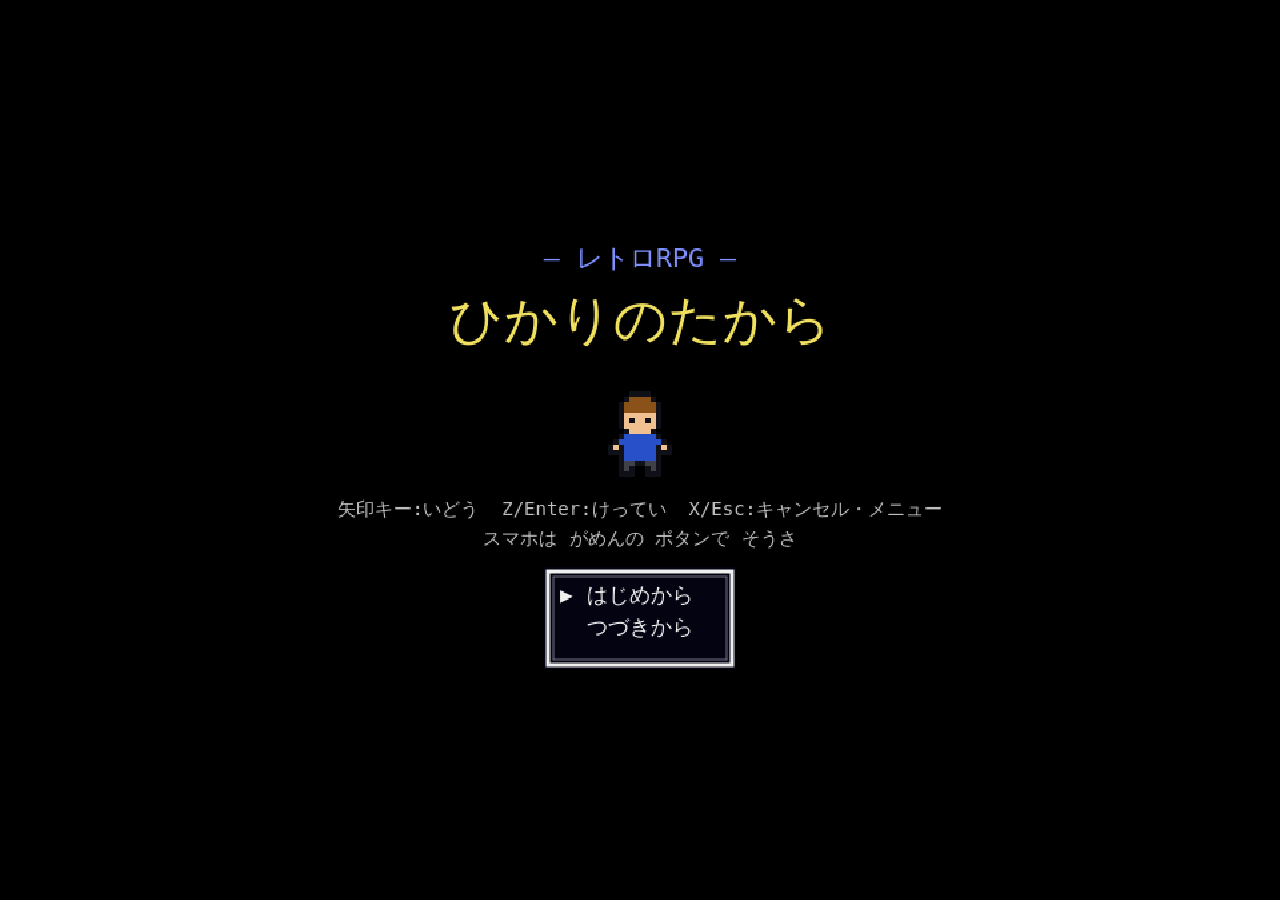
<file: hikari-no-takara.html>
<!DOCTYPE html>
<html lang="ja">
<head>
<meta charset="UTF-8">
<meta name="viewport" content="width=device-width, initial-scale=1.0, user-scalable=no">
<title>ひかりのたから - レトロRPG</title>
<style>
  html,body{
    margin:0; padding:0; background:#000; color:#fff;
    font-family:'MS Gothic','Hiragino Kaku Gothic ProN',monospace;
    -webkit-user-select:none; user-select:none;
    touch-action:manipulation;
  }
  #wrap{
    display:flex; flex-direction:column; align-items:center;
    min-height:100vh; justify-content:center; gap:8px;
  }
  canvas{
    background:#000;
    image-rendering:pixelated;
    image-rendering:crisp-edges;
    width:min(100vw, 640px);
    max-height:80vh;
    aspect-ratio:480/448;
    outline:none;
  }
  /* ---- タッチ操作パッド ---- */
  #pad{
    display:none;
    width:min(100vw,640px);
    justify-content:space-between; align-items:center;
    padding:4px 12px 16px; box-sizing:border-box;
  }
  body.touch #pad{ display:flex; }
  #dpad{
    display:grid;
    grid-template-columns:56px 56px 56px;
    grid-template-rows:56px 56px 56px;
  }
  #pad button{
    background:#222; color:#eee; border:2px solid #777; border-radius:8px;
    font-size:20px; font-family:inherit;
    touch-action:none;
  }
  #pad button:active{ background:#555; }
  #dpad .sp{ visibility:hidden; }
  #ab{ display:flex; gap:16px; }
  #ab button{ width:64px; height:64px; border-radius:50%; font-size:22px; }
</style>
</head>
<body>
<div id="wrap">
  <canvas id="screen" width="480" height="448"></canvas>
  <div id="pad">
    <div id="dpad">
      <button class="sp"></button><button data-b="up">▲</button><button class="sp"></button>
      <button data-b="left">◀</button><button class="sp"></button><button data-b="right">▶</button>
      <button class="sp"></button><button data-b="down">▼</button><button class="sp"></button>
    </div>
    <div id="ab">
      <button data-b="b">B</button>
      <button data-b="a">A</button>
    </div>
  </div>
</div>
<script>
// ゲームデータ定義（レベル・呪文・アイテム・装備・敵）
(function(){
window.RPG = window.RPG || {};
const DB = {};

// レベルテーブル（index+1 = レベル）
// exp: そのレベルに到達するのに必要な累計経験値
DB.LEVELS = [
  {exp:0,    hp:16,  mp:0,  str:5,  vit:4},
  {exp:7,    hp:22,  mp:4,  str:7,  vit:5},
  {exp:22,   hp:27,  mp:8,  str:9,  vit:7,  learn:'heal'},
  {exp:45,   hp:33,  mp:12, str:12, vit:9},
  {exp:80,   hp:40,  mp:16, str:15, vit:11, learn:'fire'},
  {exp:130,  hp:48,  mp:20, str:18, vit:13},
  {exp:195,  hp:56,  mp:24, str:22, vit:16},
  {exp:280,  hp:66,  mp:30, str:26, vit:19},
  {exp:390,  hp:78,  mp:36, str:30, vit:22, learn:'heal2'},
  {exp:530,  hp:92,  mp:44, str:35, vit:26},
  {exp:700,  hp:104, mp:50, str:39, vit:29},
  {exp:900,  hp:116, mp:56, str:43, vit:32},
  {exp:1130, hp:128, mp:62, str:47, vit:35},
  {exp:1400, hp:140, mp:68, str:51, vit:38},
  {exp:1700, hp:155, mp:76, str:56, vit:42},
];
DB.MAX_LEVEL = DB.LEVELS.length;

DB.SPELLS = {
  heal:  {name:'ヒール',     mp:3, type:'heal',   power:[20,28], field:true},
  fire:  {name:'ファイア',   mp:4, type:'attack', power:[15,24], field:false},
  heal2: {name:'ハイヒール', mp:8, type:'heal',   power:[58,75], field:true},
};

DB.ITEMS = {
  herb:     {name:'やくそう',       price:24, type:'heal', power:[28,36]},
  antidote: {name:'どくけしそう',   price:12, type:'cure'},
  key:      {name:'まほうのカギ',   type:'key'},
  treasure: {name:'ひかりのたから', type:'key'},
};

DB.WEAPONS = {
  stick:  {name:'ひのきのぼう',   price:10,  atk:2},
  copper: {name:'どうのつるぎ',   price:120, atk:9},
  steel:  {name:'はがねのつるぎ', price:500, atk:16},
};
DB.ARMORS = {
  clothes: {name:'ぬののふく',     price:15,  def:2},
  leather: {name:'かわのよろい',   price:150, def:9},
  steelA:  {name:'はがねのよろい', price:600, def:17},
};

// acts: [行動, 重み] / fire・breath: 固定ダメージ幅 / poison: 通常攻撃時に毒を与える確率
DB.ENEMIES = {
  punipuni: {name:'ぷにぷに',     sprite:'punipuni', hp:7,   atk:8,  def:4,  exp:2,  gold:3},
  batty:    {name:'こうもりん',   sprite:'batty',    hp:11,  atk:11, def:6,  exp:4,  gold:6},
  rat:      {name:'とげラット',   sprite:'rat',      hp:16,  atk:15, def:10, exp:8,  gold:12, poison:0.25},
  bone:     {name:'さまようホネ', sprite:'bone',     hp:26,  atk:22, def:14, exp:16, gold:24},
  mage:     {name:'やみのまどうし', sprite:'mage',   hp:28,  atk:20, def:14, exp:22, gold:42,
             acts:[['attack',6],['fire',4]], fire:[10,16]},
  eye:      {name:'ダークアイ',   sprite:'eye',      hp:32,  atk:26, def:18, exp:24, gold:38,
             acts:[['attack',7],['fire',3]], fire:[12,18], poison:0.2},
  boss:     {name:'どうくつのぬし ドラゴネル', sprite:'boss', hp:150, atk:34, def:24, exp:250, gold:500,
             acts:[['attack',6],['breath',4]], breath:[18,26], boss:true},
};

RPG.DB = DB;
})();
</script>
<script>
// マップデータ定義
// tiles: 1文字=1タイル。theme により '.' や '#' の見た目が変わる。
//   . 地面 / f 森 / M 山 / ~ 海 / p 毒の沼 / T 町入口 / C 洞窟入口
//   # 壁 / F 石床 / c カーペット / w 木の床 / k カウンター / D カギのとびら
//   G 町の門 / t 木 / < のぼり階段 / > くだり階段
(function(){
window.RPG = window.RPG || {};

const W = '~'.repeat(36);
const MAPS = {

world: {
  name:'フィールド', theme:'field',
  tiles: [
    W,
    W,
    '~~................................~~',
    '~~..ff..........................ff~~',
    '~~..ff..........................ff~~',
    '~~................................~~',
    '~~......ff........................~~',
    '~~.......T........................~~',
    '~~................................~~',
    '~~....ff..........................~~',
    '~~................................~~',
    '~~...................MMMMMMMMMMM.~~',
    '~~...................M.........M.~~',
    '~~...................M.........M.~~',
    '~~...................M.........M.~~',
    '~~...................M....C....M.~~',
    '~~...................M.........M.~~',
    '~~...................M.........M.~~',
    '~~...................M.........M.~~',
    '~~...................MMMMMppMMMM.~~',
    '~~........................pp......~~',
    '~~.......................pppp.....~~',
    '~~......................pppppp....~~',
    '~~....ff..........................~~',
    '~~................................~~',
    '~~................................~~',
    W,
    W,
  ],
  encounters:{ rate:0.07, table:[['punipuni',5],['batty',4],['rat',2]] },
  warps:[
    {x:9,  y:7,  map:'town',  tx:10, ty:18, dir:'up'},
    {x:26, y:15, map:'cave1', tx:1,  ty:1,  dir:'down'},
  ],
  npcs:[], chests:[],
},

town: {
  name:'アルテア城下町', theme:'town',
  tiles: [
    '########################',
    '#FFFFFFFFFF##FFFFFFFFFF#',
    '#FcccccccFF##FFFFFFFFFF#',
    '#FcFFFFFcFF##FFFFFFFFFF#',
    '#FcFFFFFcFF##FFFFFFFFFF#',
    '#FFFFFFFFFF##FFFFFFFFFF#',
    '######FF#######D########',
    '#t....FF..............t#',
    '#......................#',
    '#..######.######.#######',
    '#..#wwww#.#FFFF#.#FFFF##',
    '#..#wwww#.#kkkk#.#kkkk##',
    '#..#wwww#.#FFFF#.#FFFF##',
    '#..##ww##.##FF##.##FF###',
    '#......................#',
    '#..t..............t....#',
    '#.........tt...........#',
    '#..t...................#',
    '#......................#',
    '##########GG############',
  ],
  encounters:null,
  warps:[
    {x:10, y:19, map:'world', tx:9, ty:7, dir:'down'},
    {x:11, y:19, map:'world', tx:9, ty:7, dir:'down'},
  ],
  npcs:[
    {id:'king',    x:5,  y:2,  sprite:'king',    script:'king'},
    {id:'guard1',  x:3,  y:5,  sprite:'soldier', lines:['「おうさまから しめいを うけたのだな。\nまものの どうくつは ひがしにある。\nどくのぬまを こえた さきだ。']},
    {id:'guard2',  x:7,  y:5,  sprite:'soldier', lines:['「たからのへやの とびらは\nまほうのカギが ないと あかない。\nカギは どうくつの どこかに あるらしい。']},
    {id:'guard3',  x:15, y:8,  sprite:'soldier', lines:['「このうえは おうけの たからのへやだ。\nカギを もたぬものは とおれぬぞ。']},
    {id:'inn',     x:5,  y:10, sprite:'merchant', script:'inn'},
    {id:'wshop',   x:12, y:10, sprite:'merchant', script:'weaponShop'},
    {id:'ishop',   x:19, y:10, sprite:'merchant', script:'itemShop'},
    {id:'kid',     x:10, y:8,  sprite:'villager', lines:['「おしろの おうさまが\nゆうしゃさまを さがしてるんだって!']},
    {id:'woman',   x:4,  y:15, sprite:'woman',   lines:['「どくのぬまを あるくと\nからだが きずついてしまうわ。\nやくそうを わすれずにね。']},
    {id:'elder',   x:17, y:16, sprite:'elder',   lines:['「わしが わかいころ どうくつのおくで\nまほうのカギを おとしてしもうた…\nいまも どこかの たからばこの なかじゃろう。']},
  ],
  chests:[
    {x:15, y:2,  gold:300},
    {x:18, y:2,  item:'steelA', kind:'armor'},
    {x:20, y:2,  item:'herb'},
    {x:7,  y:10, gold:60},
  ],
},

cave1: {
  name:'まかいの洞くつ B1', theme:'cave',
  tiles: [
    '####################',
    '#<.................#',
    '#.####.#####.####..#',
    '#.#..............#.#',
    '#.#.###.####.###.#.#',
    '#.....#......#.....#',
    '###.#...####...#.###',
    '#...#..........#...#',
    '#.###.###..###.###.#',
    '#..................#',
    '#.####.######.####.#',
    '#..................#',
    '#................>.#',
    '####################',
  ],
  encounters:{ rate:0.09, table:[['rat',4],['bone',4],['mage',2]] },
  warps:[
    {x:1,  y:1,  map:'world', tx:26, ty:15, dir:'down'},
    {x:17, y:12, map:'cave2', tx:1,  ty:1,  dir:'down'},
  ],
  npcs:[],
  chests:[
    {x:18, y:3,  item:'key'},
    {x:1,  y:12, gold:120},
    {x:10, y:7,  item:'herb'},
  ],
},

cave2: {
  name:'まかいの洞くつ B2', theme:'cave',
  tiles: [
    '####################',
    '#<.................#',
    '#.#####.####.#####.#',
    '#.....#......#.....#',
    '###.#...####...#.###',
    '#...#..........#...#',
    '#.###.########.###.#',
    '#..................#',
    '#.####.######.####.#',
    '#..................#',
    '#.###.###..###.###.#',
    '#..................#',
    '#..................#',
    '####################',
  ],
  encounters:{ rate:0.10, table:[['bone',4],['eye',4],['mage',3]] },
  warps:[
    {x:1, y:1, map:'cave1', tx:17, ty:12, dir:'up'},
  ],
  npcs:[],
  chests:[
    {x:18, y:9, gold:250},
    {x:1,  y:12, item:'herb'},
  ],
  boss:{x:16, y:11},
},

};

// 行の長さを幅にそろえる（不足分は既定タイルで埋める）
Object.keys(MAPS).forEach(k=>{
  const m = MAPS[k];
  const w = Math.max(...m.tiles.map(r=>r.length));
  const pad = (m.theme==='field') ? '~' : '#';
  m.tiles = m.tiles.map(r => r.length<w ? r + pad.repeat(w-r.length) : r);
  m.w = w; m.h = m.tiles.length;
});

RPG.MAPS = MAPS;
})();
</script>
<script>
// ドット絵の自前生成（タイル & キャラクター & モンスター）
(function(){
window.RPG = window.RPG || {};

function cv(w,h){ const c=document.createElement('canvas'); c.width=w; c.height=h; return c; }

// 疑似乱数（タイル模様用・毎回同じ見た目になるように）
function makeRnd(seed){ let s=seed; return ()=>{ s=(s*16807)%2147483647; return s/2147483647; }; }

// ---- パターン文字列 → 16x16 スプライト ----
function pat(rows, pal){
  const c=cv(16,16), g=c.getContext('2d');
  for(let y=0;y<16;y++){
    const row=rows[y]||'';
    for(let x=0;x<16;x++){
      const ch=row[x];
      if(ch && ch!=='.' && pal[ch]){ g.fillStyle=pal[ch]; g.fillRect(x,y,1,1); }
    }
  }
  return c;
}
function flipX(src){
  const c=cv(src.width,src.height), g=c.getContext('2d');
  g.translate(src.width,0); g.scale(-1,1); g.drawImage(src,0,0);
  return c;
}

// ---- タイル生成 ----
function tile(fn, seed){
  const c=cv(16,16), g=c.getContext('2d'), rnd=makeRnd(seed||12345);
  fn(g, rnd); return c;
}
function speckle(g,rnd,color,n){
  g.fillStyle=color;
  for(let i=0;i<n;i++){ g.fillRect((rnd()*16)|0,(rnd()*16)|0,1,1); }
}

const TILES = {};
TILES.grass = tile((g,r)=>{ g.fillStyle='#1e7c30'; g.fillRect(0,0,16,16); speckle(g,r,'#2f9c44',14); speckle(g,r,'#166024',6); },11);
TILES.forest = tile((g,r)=>{
  g.drawImage(TILES.grass,0,0);
  g.fillStyle='#0d4a1c'; g.fillRect(3,2,10,9); g.fillRect(5,1,6,11);
  g.fillStyle='#187a2e'; g.fillRect(4,3,4,3); g.fillRect(8,5,4,4);
  g.fillStyle='#5a3a1a'; g.fillRect(7,11,2,4);
},22);
TILES.mountain = tile((g,r)=>{
  g.drawImage(TILES.grass,0,0);
  g.fillStyle='#7a6a58'; g.beginPath(); g.moveTo(1,15); g.lineTo(8,2); g.lineTo(15,15); g.closePath(); g.fill();
  g.fillStyle='#9c8c78'; g.beginPath(); g.moveTo(4,15); g.lineTo(8,5); g.lineTo(12,15); g.closePath(); g.fill();
  g.fillStyle='#e8e8ee'; g.fillRect(7,3,3,2);
},33);
TILES.water = tile((g,r)=>{
  g.fillStyle='#1a4fbb'; g.fillRect(0,0,16,16);
  g.fillStyle='#3f74e0';
  g.fillRect(1,3,5,1); g.fillRect(9,6,5,1); g.fillRect(3,10,5,1); g.fillRect(10,13,4,1);
},44);
TILES.swamp = tile((g,r)=>{
  g.fillStyle='#4a2a5e'; g.fillRect(0,0,16,16);
  speckle(g,r,'#6a4586',12); speckle(g,r,'#8a60aa',6);
  g.fillStyle='#9a70bb'; g.fillRect(4,4,2,2); g.fillRect(11,9,2,2);
},55);
TILES.towngate = tile((g,r)=>{
  g.drawImage(TILES.grass,0,0);
  g.fillStyle='#c8c8d0'; g.fillRect(3,5,10,9);
  g.fillStyle='#8a8a94'; g.fillRect(3,5,2,9); g.fillRect(11,5,2,9);
  g.fillStyle='#d03030'; g.beginPath(); g.moveTo(2,5); g.lineTo(8,1); g.lineTo(14,5); g.closePath(); g.fill();
  g.fillStyle='#3a2a10'; g.fillRect(7,9,3,5);
},66);
TILES.cavegate = tile((g,r)=>{
  g.drawImage(TILES.mountain,0,0);
  g.fillStyle='#0a0a0e'; g.fillRect(5,7,6,8);
  g.fillStyle='#000'; g.fillRect(6,9,4,6);
},77);
TILES.wall = tile((g,r)=>{
  g.fillStyle='#9a9aa6'; g.fillRect(0,0,16,16);
  g.fillStyle='#6e6e7a';
  g.fillRect(0,3,16,1); g.fillRect(0,7,16,1); g.fillRect(0,11,16,1); g.fillRect(0,15,16,1);
  g.fillRect(4,0,1,3); g.fillRect(11,4,1,3); g.fillRect(4,8,1,3); g.fillRect(11,12,1,3);
},88);
TILES.rock = tile((g,r)=>{
  g.fillStyle='#4a3b33'; g.fillRect(0,0,16,16);
  speckle(g,r,'#5e4c42',12); speckle(g,r,'#332822',10);
  g.fillStyle='#2a201b'; g.fillRect(2,5,5,1); g.fillRect(9,10,5,1);
},99);
TILES.floor = tile((g,r)=>{
  g.fillStyle='#b8b8c2'; g.fillRect(0,0,16,16);
  g.fillStyle='#9c9ca8'; g.fillRect(0,0,16,1); g.fillRect(0,0,1,16);
  speckle(g,r,'#a8a8b4',6);
},111);
TILES.carpet = tile((g,r)=>{
  g.fillStyle='#a02036'; g.fillRect(0,0,16,16);
  g.fillStyle='#c04056'; g.fillRect(0,0,16,1); g.fillRect(0,15,16,1);
  g.fillStyle='#801a2c'; g.fillRect(7,7,2,2);
},122);
TILES.wood = tile((g,r)=>{
  g.fillStyle='#9a6632'; g.fillRect(0,0,16,16);
  g.fillStyle='#7e5228'; g.fillRect(0,4,16,1); g.fillRect(0,9,16,1); g.fillRect(0,14,16,1);
  g.fillStyle='#b07a40'; speckle(g,r,'#b07a40',5);
},133);
TILES.counter = tile((g,r)=>{
  g.fillStyle='#caa050'; g.fillRect(0,0,16,7);
  g.fillStyle='#e0bc70'; g.fillRect(0,0,16,2);
  g.fillStyle='#96733a'; g.fillRect(0,7,16,9);
  g.fillStyle='#7a5c2e'; g.fillRect(0,7,16,1); g.fillRect(3,9,2,5); g.fillRect(11,9,2,5);
},144);
TILES.door = tile((g,r)=>{
  g.drawImage(TILES.wall,0,0);
  g.fillStyle='#6a4218'; g.fillRect(2,2,12,14);
  g.fillStyle='#8a5c28'; g.fillRect(3,3,10,12);
  g.fillStyle='#f0c030'; g.fillRect(7,8,2,3);
  g.fillStyle='#3a2408'; g.fillRect(7,9,2,1);
},155);
TILES.gravel = tile((g,r)=>{
  g.fillStyle='#b8a878'; g.fillRect(0,0,16,16);
  speckle(g,r,'#a08a5c',10); speckle(g,r,'#ccbe90',8);
},166);
TILES.tree = tile((g,r)=>{
  g.drawImage(TILES.grass,0,0);
  g.fillStyle='#0e5a22'; g.fillRect(2,1,12,10); g.fillRect(4,0,8,12);
  g.fillStyle='#1e8a38'; g.fillRect(4,2,5,4); g.fillRect(9,6,4,3);
  g.fillStyle='#5a3a1a'; g.fillRect(6,12,4,4);
},177);
TILES.cavefloor = tile((g,r)=>{
  g.fillStyle='#38302a'; g.fillRect(0,0,16,16);
  speckle(g,r,'#453c34',12); speckle(g,r,'#2a2420',8);
},188);
TILES.stairsD = tile((g,r)=>{
  g.drawImage(TILES.cavefloor,0,0);
  g.fillStyle='#0a0a0a'; g.fillRect(2,2,12,12);
  g.fillStyle='#8a8a8a'; g.fillRect(2,2,12,3); g.fillStyle='#5e5e5e'; g.fillRect(5,5,9,3); g.fillStyle='#3a3a3a'; g.fillRect(8,8,6,3);
},199);
TILES.stairsU = tile((g,r)=>{
  g.drawImage(TILES.cavefloor,0,0);
  g.fillStyle='#c8c8c8'; g.fillRect(2,11,12,3);
  g.fillStyle='#a0a0a0'; g.fillRect(5,8,9,3);
  g.fillStyle='#787878'; g.fillRect(8,5,6,3);
  g.fillStyle='#585858'; g.fillRect(11,2,3,3);
},211);

// 宝箱
const chestClosed = tile((g,r)=>{
  g.fillStyle='#8a5c28'; g.fillRect(2,4,12,10);
  g.fillStyle='#aa7838'; g.fillRect(3,5,10,4);
  g.fillStyle='#5c3a14'; g.fillRect(2,9,12,1);
  g.fillStyle='#f0c030'; g.fillRect(7,8,2,4); g.fillRect(2,4,12,1);
},222);
const chestOpen = tile((g,r)=>{
  g.fillStyle='#5c3a14'; g.fillRect(2,3,12,3);
  g.fillStyle='#8a5c28'; g.fillRect(2,8,12,6);
  g.fillStyle='#2a1a08'; g.fillRect(3,8,10,2);
  g.fillStyle='#f0c030'; g.fillRect(7,10,2,4);
},233);

// タイル名→キャンバス
const TILESET = {
  grass:TILES.grass, forest:TILES.forest, mountain:TILES.mountain, water:TILES.water,
  swamp:TILES.swamp, towngate:TILES.towngate, cavegate:TILES.cavegate,
  wall:TILES.wall, rock:TILES.rock, floor:TILES.floor, carpet:TILES.carpet,
  wood:TILES.wood, counter:TILES.counter, door:TILES.door, gravel:TILES.gravel,
  tree:TILES.tree, cavefloor:TILES.cavefloor, stairsD:TILES.stairsD, stairsU:TILES.stairsU,
  chestClosed, chestOpen,
};

// 文字 → タイル名（theme で '.' と '#' を切替）
RPG.tileName = function(ch, theme){
  switch(ch){
    case '.': return theme==='cave' ? 'cavefloor' : 'grass';
    case '#': return theme==='cave' ? 'rock' : 'wall';
    case 'f': return 'forest';
    case 'M': return 'mountain';
    case '~': return 'water';
    case 'p': return 'swamp';
    case 'T': return 'towngate';
    case 'C': return 'cavegate';
    case 'F': return 'floor';
    case 'c': return 'carpet';
    case 'w': return 'wood';
    case 'k': return 'counter';
    case 'D': return 'door';
    case 'G': return 'gravel';
    case 't': return 'tree';
    case '<': return 'stairsU';
    case '>': return 'stairsD';
    default : return 'grass';
  }
};
RPG.SOLID = new Set(['mountain','water','wall','rock','counter','tree','door']);

// ---- キャラクター ----
const K='#101018', S='#f0c090', W='#f0f0f0';

const heroDown = [
  '......KKKK......',
  '.....KHHHHK.....',
  '....KHHHHHHK....',
  '....KHHHHHHK....',
  '....KSSSSSSK....',
  '....KSKSSKSK....',
  '....KSSSSSSK....',
  '.....KSSSSK.....',
  '....KTTTTTTK....',
  '...KTTTTTTTTK...',
  '..KSKTTTTTTKSK..',
  '..KKKTTTTTTKKK..',
  '....KTTTTTTK....',
  '....KDDKKDDK....',
  '....KDK..KDK....',
  '....KKK..KKK....',
];
const heroUp = [
  '......KKKK......',
  '.....KHHHHK.....',
  '....KHHHHHHK....',
  '....KHHHHHHK....',
  '....KHHHHHHK....',
  '....KHHHHHHK....',
  '....KHHHHHHK....',
  '.....KHHHHK.....',
  '....KTTTTTTK....',
  '...KTTTTTTTTK...',
  '..KSKTTTTTTKSK..',
  '..KKKTTTTTTKKK..',
  '....KTTTTTTK....',
  '....KDDKKDDK....',
  '....KDK..KDK....',
  '....KKK..KKK....',
];
const heroLeft = [
  '......KKKK......',
  '.....KHHHHK.....',
  '....KHHHHHHK....',
  '....KHHHHHHK....',
  '....KSSSSHHK....',
  '....KSKSSHHK....',
  '....KSSSSHHK....',
  '.....KSSSHK.....',
  '....KTTTTTTK....',
  '....KSTTTTTK....',
  '....KKTTTTTK....',
  '....KTTTTTTK....',
  '....KTTTTTTK....',
  '....KDDDDDDK....',
  '....KDDKKDDK....',
  '.....KKK.KKK....',
];
function person(hair, tunic, legs){
  const pal = {K, S, W, H:hair, T:tunic, D:legs||'#404048'};
  const down = pat(heroDown, pal);
  return { down, up:pat(heroUp,pal), left:pat(heroLeft,pal), right:flipX(pat(heroLeft,pal)) };
}

const kingPat = [
  '....KYKYKYKY....',
  '....KYYYYYYK....',
  '....KSSSSSSK....',
  '....KSKSSKSK....',
  '....KSSSSSSK....',
  '...KWWWWWWWWK...',
  '...KRRRRRRRRK...',
  '..KRRYRRRRYRRK..',
  '..KRRRRRRRRRRK..',
  '..KRRRWWWWRRRK..',
  '..KRRRWWWWRRRK..',
  '..KRRRRRRRRRRK..',
  '...KRRRRRRRRK...',
  '...KRRRRRRRRK...',
  '...KDDK..KDDK...',
  '...KKK....KKK...',
];

const SPRITES = {};
SPRITES.hero     = person('#8a5218', '#2850c8');
SPRITES.soldier  = person('#8a92a4', '#4a5568');
SPRITES.villager = person('#5a3a18', '#2e9a48');
SPRITES.woman    = person('#201818', '#d04878');
SPRITES.merchant = person('#5a3a18', '#d8a028');
SPRITES.elder    = person('#e8e8e8', '#8a8a96');
{
  const kp = pat(kingPat, {K,S,W,Y:'#f0c030',R:'#c02848',D:'#404048'});
  SPRITES.king = { down:kp, up:kp, left:kp, right:kp };
}

// ---- モンスター ----
const MONSTERS = {};
MONSTERS.punipuni = pat([
  '................',
  '................',
  '................',
  '.....KKKKKK.....',
  '....KBBBBBBK....',
  '...KBBBBBBBBK...',
  '..KBBBBBBBBBBK..',
  '..KBWKBBBBWKBK..',
  '..KBWKBBBBWKBK..',
  '.KBBBBBBBBBBBBK.',
  '.KBBBKKKKKKBBBK.',
  '.KBBBBBBBBBBBBK.',
  '.KBBBBBBBBBBBBK.',
  '..KKKKKKKKKKKK..',
  '................',
  '................',
], {K,W,B:'#4878e8'});
MONSTERS.batty = pat([
  '................',
  '................',
  'KK............KK',
  'KPK..........KPK',
  'KPPK.KKKKKK.KPPK',
  'KPPPKPPPPPPKPPPK',
  '.KPPPPPPPPPPPPK.',
  '.KPKPWKPPWKPKPK.',
  '..KPPWKPPWKPPK..',
  '..KPPPPPPPPPPK..',
  '...KPPKKKKPPK...',
  '....KPPPPPPK....',
  '.....KKKKKK.....',
  '....KK....KK....',
  '................',
  '................',
], {K,W,P:'#8040b0'});
MONSTERS.rat = pat([
  '................',
  '................',
  '..K..K..K..K....',
  '.KNKKNKKNKKNK...',
  '.KNNNNNNNNNNK...',
  'KNNNNNNNNNNNNK..',
  'KNWKNNNNNNNNNKK.',
  'KNWKNNNNNNNNNNKK',
  'KNNNNNNNNNNNNK..',
  '.KNNNNNNNNNNK...',
  '..KNNNNNNNNK....',
  '...KNKKKKNK.....',
  '...KNK..KNK.....',
  '...KK....KK.....',
  '................',
  '................',
], {K,W,N:'#a06a30'});
MONSTERS.bone = pat([
  '.....KKKKKK.....',
  '....KWWWWWWK....',
  '....KWWWWWWK....',
  '....KWKWWKWK....',
  '....KWWWWWWK....',
  '.....KWKKWK.....',
  '......KWWK......',
  '...KKKWWWWKKK...',
  '..KWWWWWWWWWWK..',
  '..KWKWWWWWWKWK..',
  '..KWKWKWWKWKWK..',
  '..KKKWWWWWWKKK..',
  '.....KWKKWK.....',
  '.....KWK.KWK....',
  '....KWWK.KWWK...',
  '....KKK...KKK...',
], {K,W});
MONSTERS.eye = pat([
  '................',
  '....KKKKKKKK....',
  '..KKPPPPPPPPKK..',
  '.KPPPPPPPPPPPPK.',
  '.KPPPWWWWWWPPPK.',
  'KPPPWWWWWWWWPPPK',
  'KPPWWWRRRRWWWPPK',
  'KPPWWRRKKRRWWPPK',
  'KPPWWRRKKRRWWPPK',
  'KPPWWWRRRRWWWPPK',
  '.KPPWWWWWWWWPPK.',
  '.KPPPPWWWWPPPPK.',
  '..KKPPPPPPPPKK..',
  '...KPK.KK.KPK...',
  '..KPK......KPK..',
  '..KK........KK..',
], {K,W,P:'#6a2a9a',R:'#d02030'});
MONSTERS.mage = pat([
  '......KKKK......',
  '.....KPPPPK.....',
  '....KPPPPPPK....',
  '...KPPPPPPPPK...',
  '....KKKKKKKK....',
  '....KGGGGGGK....',
  '....KGYKKYGK....',
  '....KGGGGGGK....',
  '...KPPPPPPPPK...',
  '..KPPPPPPPPPPK..',
  '.KPKPPPPPPPPKPK.',
  '.KPKPPPPPPPPKPK.',
  '..KKPPPPPPPPKK..',
  '...KPPPPPPPPK...',
  '..KPPPPPPPPPPK..',
  '..KKKKKKKKKKKK..',
], {K,P:'#3a3a6a',G:'#181828',Y:'#f0d030'});
MONSTERS.boss = pat([
  '..KK........KK..',
  '.KRRK......KRRK.',
  '.KRRRK....KRRRK.',
  '..KRRGKKKKGRRK..',
  '...KGGGGGGGGK...',
  '..KGGWGGGGWGGK..',
  '..KGGKGGGGKGGK..',
  '.KGGGGGGGGGGGGK.',
  '.KGRRRRRRRRRRGK.',
  '.KGGWKWKWKWKGGK.',
  '..KGGGGGGGGGGK..',
  '.KGGKGGGGGGKGGK.',
  'KGGK.KGGGGK.KGGK',
  'KGK..KGGGGK..KGK',
  '.K..KKGKKGKK..K.',
  '....KKK..KKK....',
], {K,W,G:'#2a9a4a',R:'#c04020'});

RPG.TILESET = TILESET;
RPG.SPRITES = SPRITES;
RPG.MONSTERS = MONSTERS;
})();
</script>
<script>
// キーボード & タッチ入力
(function(){
window.RPG = window.RPG || {};

const KEYMAP = {
  ArrowUp:'up', ArrowDown:'down', ArrowLeft:'left', ArrowRight:'right',
  w:'up', s:'down', a:'left', d:'right',
  z:'a', Z:'a', Enter:'a', ' ':'a',
  x:'b', X:'b', Escape:'b',
};

class Input {
  constructor(){
    this.held = new Set();
    this.listeners = [];
  }
  attach(){
    window.addEventListener('keydown', e=>{
      const b = KEYMAP[e.key];
      if(!b) return;
      e.preventDefault();
      if(!e.repeat){ this.held.add(b); this.emit(b); }
    });
    window.addEventListener('keyup', e=>{
      const b = KEYMAP[e.key];
      if(b) this.held.delete(b);
    });
    window.addEventListener('blur', ()=> this.held.clear());
  }
  bindTouch(el, btn){
    el.addEventListener('pointerdown', e=>{
      e.preventDefault();
      this.held.add(btn); this.emit(btn);
    });
    ['pointerup','pointerleave','pointercancel'].forEach(ev=>
      el.addEventListener(ev, ()=> this.held.delete(btn)));
    el.addEventListener('contextmenu', e=>e.preventDefault());
  }
  emit(b){ this.listeners.slice().forEach(fn=>fn(b)); }
  onPress(fn){ this.listeners.push(fn); }
  isHeld(b){ return this.held.has(b); }
  heldDir(){
    for(const d of ['up','down','left','right']) if(this.held.has(d)) return d;
    return null;
  }
}

RPG.Input = Input;
})();
</script>
<script>
// ウィンドウ描画・メッセージ・選択メニュー（すべて共通のウィンドウ関数で統一）
(function(){
window.RPG = window.RPG || {};

const FONT = "16px 'MS Gothic','Hiragino Kaku Gothic ProN',monospace";
const LINE_H = 24;
const CHARS_PER_LINE = 26;

function wrap(text){
  const out = [];
  String(text).split('\n').forEach(line=>{
    if(line==='') { out.push(''); return; }
    for(let i=0;i<line.length;i+=CHARS_PER_LINE) out.push(line.slice(i,i+CHARS_PER_LINE));
  });
  return out;
}

class UI {
  constructor(){
    this.widgets = [];
    this.time = 0;
  }
  get active(){ return this.widgets.length>0; }

  handlePress(b){
    const w = this.widgets[this.widgets.length-1];
    if(w && w.press) w.press(b);
  }
  update(dt){
    this.time += dt;
    this.widgets.forEach(w=>{ if(w.update) w.update(dt); });
  }
  render(g){
    this.widgets.forEach(w=>w.render(g));
  }

  // 共通ウィンドウ描画
  win(g,x,y,w,h){
    g.fillStyle='rgba(4,4,20,0.94)';
    g.fillRect(x,y,w,h);
    g.strokeStyle='#f0f0f0'; g.lineWidth=3;
    g.strokeRect(x+3,y+3,w-6,h-6);
    g.strokeStyle='#707080'; g.lineWidth=1;
    g.strokeRect(x+7,y+7,w-14,h-14);
  }
  text(g,s,x,y,color){
    g.font=FONT; g.textBaseline='top';
    g.fillStyle=color||'#f0f0f0';
    g.fillText(s,x,y);
  }

  // メッセージ表示（1文字ずつ・Aキーで送り / 3行ごとに改ページ）
  message(text, opts={}){
    const ui=this;
    return new Promise(res=>{
      const lines = wrap(text);
      const pages=[];
      for(let i=0;i<lines.length;i+=3) pages.push(lines.slice(i,i+3));
      const wd={
        x:opts.x??16, y:opts.y??324, w:opts.w??448, h:opts.h??108,
        page:0, chars:0,
        pageLen(){ return this.pages[this.page].join('').length; },
        pages,
        update(dt){ this.chars += dt*40; },
        press(b){
          if(b!=='a' && b!=='b') return;
          if(this.chars < this.pageLen()){ this.chars = this.pageLen(); return; }
          if(this.page < this.pages.length-1){ this.page++; this.chars=0; return; }
          ui.widgets.splice(ui.widgets.indexOf(this),1);
          res();
        },
        render(g){
          ui.win(g,this.x,this.y,this.w,this.h);
          let remain = Math.floor(this.chars);
          const rows = this.pages[this.page];
          for(let i=0;i<rows.length;i++){
            const s = rows[i].slice(0, Math.max(0,remain));
            remain -= rows[i].length;
            ui.text(g, s, this.x+16, this.y+14+i*LINE_H);
          }
          if(this.chars>=this.pageLen() && Math.floor(ui.time*2)%2===0){
            ui.text(g,'▼', this.x+this.w/2-8, this.y+this.h-22);
          }
        },
      };
      ui.widgets.push(wd);
    });
  }

  // 選択メニュー。戻り値: 選んだindex / キャンセルは -1
  choose(items, opts={}){
    const ui=this;
    return new Promise(res=>{
      const labels = items.map(i=> typeof i==='string' ? i : i.label);
      const width = opts.w ?? (Math.max(...labels.map(s=>s.length), (opts.title||'').length)*16 + 64);
      const height = labels.length*LINE_H + 28 + (opts.title?24:0);
      const wd={
        x:opts.x??16, y:opts.y??16, cur:0, labels,
        press(b){
          if(b==='up'){ this.cur=(this.cur+labels.length-1)%labels.length; }
          else if(b==='down'){ this.cur=(this.cur+1)%labels.length; }
          else if(b==='a'){
            ui.widgets.splice(ui.widgets.indexOf(this),1);
            res(this.cur);
          }
          else if(b==='b' && opts.cancel!==false){
            ui.widgets.splice(ui.widgets.indexOf(this),1);
            res(-1);
          }
        },
        render(g){
          ui.win(g,this.x,this.y,width,height);
          let ty=this.y+14;
          if(opts.title){ ui.text(g,opts.title,this.x+16,ty,'#f0d060'); ty+=24; }
          labels.forEach((s,i)=>{
            if(i===this.cur) ui.text(g,'▶',this.x+12,ty+i*LINE_H);
            ui.text(g,s,this.x+32,ty+i*LINE_H, items[i]&&items[i].dim?'#8a8a96':'#f0f0f0');
          });
        },
      };
      ui.widgets.push(wd);
    });
  }

  // 情報パネル（何かキーを押すまで表示）
  panel(lines, opts={}){
    const ui=this;
    return new Promise(res=>{
      const rows = Array.isArray(lines)?lines:wrap(lines);
      const width = opts.w ?? (Math.max(...rows.map(s=>s.length))*16+48);
      const height = opts.h ?? (rows.length*LINE_H+28);
      const wd={
        x:opts.x??16, y:opts.y??16,
        press(b){
          if(b!=='a'&&b!=='b') return;
          ui.widgets.splice(ui.widgets.indexOf(this),1);
          res();
        },
        render(g){
          ui.win(g,this.x,this.y,width,height);
          rows.forEach((s,i)=> ui.text(g,s,this.x+16,this.y+14+i*LINE_H));
        },
      };
      ui.widgets.push(wd);
    });
  }
}

RPG.UI = UI;
})();
</script>
<script>
// プレイヤー状態・セーブ/ロード
(function(){
window.RPG = window.RPG || {};
const SAVE_KEY = 'hikari_no_takara_save1';

RPG.newState = function(){
  return {
    name:'ゆうしゃ',
    level:1, exp:0, hp:16, mp:0, gold:50,
    weapon:'stick', armor:'clothes',
    weapons:['stick'], armors:['clothes'],
    items:[{id:'herb', n:2}],
    spells:[],
    poisoned:false,
    flags:{},
    map:'town', x:5, y:3, dir:'up',
  };
};

RPG.lvl   = s => RPG.DB.LEVELS[s.level-1];
RPG.maxhp = s => RPG.lvl(s).hp;
RPG.maxmp = s => RPG.lvl(s).mp;
RPG.atk   = s => RPG.lvl(s).str + (RPG.DB.WEAPONS[s.weapon] ? RPG.DB.WEAPONS[s.weapon].atk : 0);
RPG.def   = s => RPG.lvl(s).vit + (RPG.DB.ARMORS[s.armor] ? RPG.DB.ARMORS[s.armor].def : 0);

RPG.addItem = (s,id,n=1)=>{
  const it = s.items.find(i=>i.id===id);
  if(it) it.n+=n; else s.items.push({id,n});
};
RPG.removeItem = (s,id,n=1)=>{
  const it = s.items.find(i=>i.id===id);
  if(!it) return;
  it.n-=n;
  if(it.n<=0) s.items.splice(s.items.indexOf(it),1);
};
RPG.hasItem = (s,id)=> s.items.some(i=>i.id===id && i.n>0);

RPG.rand = (a,b)=> a + Math.floor(Math.random()*(b-a+1));

// 経験値からレベルアップ処理。表示すべきメッセージの配列を返す
RPG.checkLevelUp = function(s){
  const msgs=[];
  while(s.level < RPG.DB.MAX_LEVEL && s.exp >= RPG.DB.LEVELS[s.level].exp){
    const before = RPG.DB.LEVELS[s.level-1];
    s.level++;
    const now = RPG.DB.LEVELS[s.level-1];
    s.hp = Math.min(RPG.maxhp(s), s.hp + (now.hp-before.hp));
    s.mp = Math.min(RPG.maxmp(s), s.mp + (now.mp-before.mp));
    let m = s.name+'は レベル'+s.level+'に あがった!\n'
      + 'ちから+'+(now.str-before.str)+'  みのまもり+'+(now.vit-before.vit)
      + '  さいだいHP+'+(now.hp-before.hp);
    msgs.push(m);
    if(now.learn && !s.spells.includes(now.learn)){
      s.spells.push(now.learn);
      msgs.push(s.name+'は じゅもん '+RPG.DB.SPELLS[now.learn].name+'を おぼえた!');
    }
  }
  return msgs;
};

RPG.save   = s  => { localStorage.setItem(SAVE_KEY, JSON.stringify(s)); };
RPG.load   = () => {
  try{
    const j = localStorage.getItem(SAVE_KEY);
    return j ? JSON.parse(j) : null;
  }catch(e){ return null; }
};
RPG.hasSave = () => !!localStorage.getItem(SAVE_KEY);
})();
</script>
<script>
// 戦闘システム（ドラクエ1風 1対1ターン制）
(function(){
window.RPG = window.RPG || {};
const R = RPG.rand;

function physDamage(atk, def){
  const base = atk/2 - def/4;
  const dmg = Math.floor(base * (0.8 + Math.random()*0.4));
  return Math.max(1, dmg);
}

// 戻り値: 'win' | 'lose' | 'flee'
RPG.runBattle = async function(game, enemyId){
  const E = RPG.DB.ENEMIES[enemyId];
  const ui = game.ui, s = game.state;
  const bs = { enemy:E, ehp:E.hp, visible:true, shake:0, flash:0 };
  game.battle = bs;
  game.mode = 'battle';

  const CMD_POS = {x:16, y:196, cancel:false};
  const SUB_POS = {x:176, y:196};

  await ui.message(E.name+'が あらわれた!');

  let result = null;
  while(!result){
    // ---- プレイヤーのターン ----
    let acted = false;
    while(!acted){
      const c = await ui.choose(['たたかう','じゅもん','どうぐ','にげる'], CMD_POS);
      if(c===0){ // たたかう
        acted = true;
        await ui.message(s.name+'の こうげき!');
        if(Math.random() < 1/16){
          await ui.message('ミス! ダメージを あたえられない!');
        }else{
          let dmg, crit = Math.random() < 1/24;
          if(crit){
            dmg = Math.max(1, Math.floor(RPG.atk(s)*(0.8+Math.random()*0.25)));
            await ui.message('かいしんの いちげき!!');
          }else{
            dmg = physDamage(RPG.atk(s), E.def);
          }
          bs.ehp -= dmg; bs.shake = 0.35;
          await game.sleep(250);
          await ui.message(E.name+'に '+dmg+'の ダメージ!');
        }
      }
      else if(c===1){ // じゅもん
        if(s.spells.length===0){ await ui.message('まだ じゅもんを おぼえていない!'); continue; }
        const list = s.spells.map(id=>{
          const sp=RPG.DB.SPELLS[id];
          return sp.name+'  MP'+sp.mp;
        });
        const i = await ui.choose(list, SUB_POS);
        if(i<0) continue;
        const spId = s.spells[i], sp = RPG.DB.SPELLS[spId];
        if(s.mp < sp.mp){ await ui.message('MPが たりない!'); continue; }
        acted = true;
        s.mp -= sp.mp;
        await ui.message(s.name+'は '+sp.name+'を となえた!');
        if(sp.type==='heal'){
          const v = Math.min(R(sp.power[0],sp.power[1]), RPG.maxhp(s)-s.hp);
          s.hp += v;
          await ui.message(s.name+'の HPが '+v+' かいふくした!');
        }else{
          const dmg = R(sp.power[0],sp.power[1]);
          bs.ehp -= dmg; bs.shake = 0.35;
          await game.sleep(250);
          await ui.message(E.name+'に '+dmg+'の ダメージ!');
        }
      }
      else if(c===2){ // どうぐ
        const usable = s.items.filter(it=>RPG.DB.ITEMS[it.id].type!=='key');
        if(usable.length===0){ await ui.message('つかえる どうぐを もっていない!'); continue; }
        const i = await ui.choose(usable.map(it=>RPG.DB.ITEMS[it.id].name+' ×'+it.n), SUB_POS);
        if(i<0) continue;
        const item = RPG.DB.ITEMS[usable[i].id];
        acted = true;
        if(item.type==='heal'){
          const v = Math.min(R(item.power[0],item.power[1]), RPG.maxhp(s)-s.hp);
          s.hp += v;
          RPG.removeItem(s, usable[i].id);
          await ui.message(s.name+'は '+item.name+'を つかった!\nHPが '+v+' かいふくした!');
        }else if(item.type==='cure'){
          RPG.removeItem(s, usable[i].id);
          if(s.poisoned){ s.poisoned=false; await ui.message('どくが きえさった!'); }
          else await ui.message('しかし なにも おこらなかった。');
        }
      }
      else if(c===3){ // にげる
        acted = true;
        await ui.message(s.name+'は にげだした!');
        if(E.boss){
          await ui.message('しかし まわりこまれてしまった!');
        }else{
          const chance = Math.min(0.9, Math.max(0.3, 0.55 + (s.level - E.exp/8)*0.03));
          if(Math.random() < chance){ result='flee'; break; }
          await ui.message('しかし まわりこまれてしまった!');
        }
      }
    }
    if(result) break;

    if(bs.ehp<=0){
      bs.visible = false;
      await ui.message(E.name+'を たおした!');
      result = 'win';
      break;
    }

    // ---- 敵のターン ----
    let act = 'attack';
    if(E.acts){
      const total = E.acts.reduce((a,[,w])=>a+w,0);
      let roll = Math.random()*total;
      for(const [name,w] of E.acts){ roll-=w; if(roll<=0){ act=name; break; } }
    }
    if(act==='attack'){
      await ui.message(E.name+'の こうげき!');
      if(Math.random() < 1/20){
        await ui.message(s.name+'は ひらりと みをかわした!');
      }else{
        const dmg = physDamage(E.atk, RPG.def(s));
        s.hp = Math.max(0, s.hp-dmg);
        bs.flash = 0.3;
        await game.sleep(250);
        await ui.message(s.name+'は '+dmg+'の ダメージを うけた!');
        if(E.poison && !s.poisoned && s.hp>0 && Math.random()<E.poison){
          s.poisoned = true;
          await ui.message(s.name+'は どくを うけてしまった!');
        }
      }
    }else if(act==='fire'){
      const dmg = R(E.fire[0], E.fire[1]);
      s.hp = Math.max(0, s.hp-dmg);
      bs.flash = 0.3;
      await ui.message(E.name+'は ほのおのじゅもんを となえた!\n'+s.name+'は '+dmg+'の ダメージを うけた!');
    }else if(act==='breath'){
      const dmg = R(E.breath[0], E.breath[1]);
      s.hp = Math.max(0, s.hp-dmg);
      bs.flash = 0.35;
      await ui.message(E.name+'は ほのおを はいた!\n'+s.name+'は '+dmg+'の ダメージを うけた!');
    }

    if(s.hp<=0){ result='lose'; break; }
  }

  // ---- 結果処理 ----
  if(result==='win'){
    s.exp += E.exp; s.gold += E.gold;
    await ui.message('けいけんち '+E.exp+' を かくとく!\n'+E.gold+'ゴールドを てにいれた!');
    for(const m of RPG.checkLevelUp(s)) await ui.message(m);
  }

  game.battle = null;
  if(result!=='lose') game.mode = 'field';
  return result;
};
})();
</script>
<script>
// ゲーム本体（フィールド・イベント・メニュー・進行管理）
(function(){
window.RPG = window.RPG || {};

const TILE = 32;           // 画面上のタイルサイズ
const VIEW_W = 480, VIEW_H = 448;
const STEP_SPEED = 5.5;    // タイル/秒（処理落ちしても dt 基準で一定）

const DIRV = { up:[0,-1], down:[0,1], left:[-1,0], right:[1,0] };

class Game {
  constructor(canvas, input){
    this.canvas = canvas;
    this.g = canvas.getContext('2d');
    this.g.imageSmoothingEnabled = false;
    this.input = input;
    this.ui = new RPG.UI();
    this.mode = 'title';   // title | field | battle | ending
    this.state = null;
    this.map = null;
    this.step = null;
    this.busy = false;
    this.battle = null;
    this.time = 0;
    this.fadeAlpha = 0;
    this.whiteFlash = false;
    this.hurtFlash = 0;

    this.scripts = {
      king: this.scriptKing,
      inn: this.scriptInn,
      weaponShop: this.scriptWeaponShop,
      itemShop: this.scriptItemShop,
    };

    // 動作確認用フック
    this.debug = {
      tp: (m,x,y)=>{ this.loadMap(m); this.state.x=x; this.state.y=y; },
      lvl: n=>{
        const s=this.state;
        s.level=n; s.exp=RPG.DB.LEVELS[n-1].exp;
        s.hp=RPG.maxhp(s); s.mp=RPG.maxmp(s);
        RPG.DB.LEVELS.slice(0,n).forEach(L=>{ if(L.learn && !s.spells.includes(L.learn)) s.spells.push(L.learn); });
      },
      gold: n=>{ this.state.gold=n; },
      give: id=>RPG.addItem(this.state,id),
      equip:(w,a)=>{ this.state.weapon=w; this.state.armor=a;
        if(!this.state.weapons.includes(w))this.state.weapons.push(w);
        if(!this.state.armors.includes(a))this.state.armors.push(a); },
      battle: id=>this.encounterFlow(id),
    };
  }

  start(){
    this.input.attach();
    this.input.onPress(b=>{
      if(this.ui.active){ this.ui.handlePress(b); return; }
      if(this.mode!=='field' || this.busy || this.step) return;
      if(b==='a') this.interactFlow();
      else if(b==='b') this.menuFlow();
    });
    this.titleFlow();
    let last = performance.now();
    const loop = t=>{
      const dt = Math.min(0.05,(t-last)/1000); last=t;
      this.update(dt); this.render();
      requestAnimationFrame(loop);
    };
    requestAnimationFrame(loop);
  }

  sleep(ms){ return new Promise(r=>setTimeout(r,ms)); }
  async fadeOut(){ for(let a=0;a<=1.01;a+=0.12){ this.fadeAlpha=Math.min(1,a); await this.sleep(16);} }
  async fadeIn(){ for(let a=1;a>=0;a-=0.12){ this.fadeAlpha=Math.max(0,a); await this.sleep(16);} this.fadeAlpha=0; }

  // ================= マップ =================
  loadMap(name){
    this.map = RPG.MAPS[name];
    if(this.state) this.state.map = name;
  }
  tileCharAt(x,y){
    if(!this.map || y<0||y>=this.map.h||x<0||x>=this.map.w) return '#';
    return this.map.tiles[y][x];
  }
  tileNameAt(x,y){
    const ch = this.tileCharAt(x,y);
    if(ch==='D' && this.state && this.state.flags.door) return 'floor';
    return RPG.tileName(ch, this.map.theme);
  }
  npcAt(x,y){ return (this.map.npcs||[]).find(n=>n.x===x&&n.y===y); }
  chestAt(x,y){ return (this.map.chests||[]).find(c=>c.x===x&&c.y===y); }
  bossAt(x,y){
    return this.map.boss && !this.state.flags.boss &&
      this.map.boss.x===x && this.map.boss.y===y;
  }
  walkable(x,y){
    if(y<0||y>=this.map.h||x<0||x>=this.map.w) return false;
    if(RPG.SOLID.has(this.tileNameAt(x,y))) return false;
    if(this.npcAt(x,y) || this.chestAt(x,y) || this.bossAt(x,y)) return false;
    return true;
  }
  ahead(x,y,dir){ const v=DIRV[dir]; return [x+v[0], y+v[1]]; }

  // ================= 更新 =================
  update(dt){
    this.time += dt;
    this.ui.update(dt);
    if(this.hurtFlash>0) this.hurtFlash-=dt;
    if(this.battle){
      if(this.battle.shake>0) this.battle.shake-=dt;
      if(this.battle.flash>0) this.battle.flash-=dt;
    }
    if(this.mode==='field' && this.state){
      if(this.step){
        this.step.t += dt*STEP_SPEED;
        if(this.step.t>=1){
          const st=this.step; this.step=null;
          this.state.x=st.tx; this.state.y=st.ty;
          this.onArrive();
        }
      } else if(!this.busy && !this.ui.active){
        const d=this.input.heldDir();
        if(d){
          this.state.dir=d;
          const [nx,ny]=this.ahead(this.state.x,this.state.y,d);
          if(this.walkable(nx,ny)) this.step={fx:this.state.x,fy:this.state.y,tx:nx,ty:ny,t:0};
        }
      }
    }
  }

  onArrive(){
    const s=this.state;
    const ch=this.tileCharAt(s.x,s.y);
    if(ch==='p'){ s.hp=Math.max(1,s.hp-2); this.hurtFlash=0.3; }
    if(s.poisoned){ s.hp=Math.max(1,s.hp-1); this.hurtFlash=Math.max(this.hurtFlash,0.15); }
    const w=(this.map.warps||[]).find(w=>w.x===s.x&&w.y===s.y);
    if(w){ this.warpFlow(w); return; }
    const enc=this.map.encounters;
    if(enc && Math.random()<enc.rate){
      const total=enc.table.reduce((a,[,w])=>a+w,0);
      let roll=Math.random()*total, id=enc.table[0][0];
      for(const [e,w] of enc.table){ roll-=w; if(roll<=0){ id=e; break; } }
      this.encounterFlow(id);
    }
  }

  async warpFlow(w){
    this.busy=true;
    await this.fadeOut();
    this.loadMap(w.map);
    this.state.x=w.tx; this.state.y=w.ty;
    if(w.dir) this.state.dir=w.dir;
    await this.fadeIn();
    this.busy=false;
  }

  async encounterFlow(enemyId){
    this.busy=true;
    for(let i=0;i<3;i++){
      this.whiteFlash=true; await this.sleep(70);
      this.whiteFlash=false; await this.sleep(70);
    }
    const r = await RPG.runBattle(this, enemyId);
    if(r==='lose') await this.gameOverFlow();
    this.busy=false;
  }

  async gameOverFlow(){
    await this.ui.message('めのまえが まっくらに なった…');
    const s=this.state;
    s.gold=Math.floor(s.gold/2);
    s.hp=RPG.maxhp(s); s.mp=RPG.maxmp(s); s.poisoned=false;
    this.loadMap('town'); s.x=5; s.y=3; s.dir='up';
    this.mode='field';
    await this.fadeIn();
    await this.ui.message('※「おお '+s.name+'よ しんでしまうとは なにごとだ!\nそなたに もういちど きかいを あたえよう。\n(しょじきんが はんぶんに なった)');
  }

  // ================= タイトル =================
  async titleFlow(){
    this.mode='title';
    this.state=null; this.map=null; this.battle=null; this.fadeAlpha=0;
    while(true){
      const c=await this.ui.choose(['はじめから','つづきから'],{x:168,y:312,cancel:false});
      if(c===1){
        const st=RPG.load();
        if(!st){ await this.ui.message('ぼうけんのしょが みつかりません。'); continue; }
        this.state=st; this.loadMap(st.map); this.mode='field';
        return;
      }
      this.state=RPG.newState(); this.loadMap('town'); this.mode='field';
      await this.openingFlow();
      return;
    }
  }

  async openingFlow(){
    this.busy=true;
    await this.ui.message('アルテアおうこくの わかもの '+this.state.name+'は\nおうさまに めしだされた ――');
    await this.scripts.king.call(this);
    this.busy=false;
  }

  async endingFlow(){
    await this.fadeOut();
    this.mode='ending';
    this.fadeAlpha=0;
    await new Promise(res=>{
      const fn=b=>{
        if(b!=='a') return;
        this.input.listeners.splice(this.input.listeners.indexOf(fn),1);
        res();
      };
      this.input.listeners.push(fn);
    });
    this.titleFlow();
  }

  // ================= しらべる・はなす =================
  async interactFlow(){
    if(this.busy) return;
    this.busy=true;
    try{ await this.interact(); }
    finally{ this.busy=false; }
  }

  async interact(){
    const s=this.state, ui=this.ui;
    let [tx,ty]=this.ahead(s.x,s.y,s.dir);

    if(this.bossAt(tx,ty)){ await this.bossFlow(); return; }

    let npc=this.npcAt(tx,ty);
    if(!npc && this.tileNameAt(tx,ty)==='counter'){
      const [x2,y2]=this.ahead(tx,ty,s.dir);
      npc=this.npcAt(x2,y2);
    }
    if(npc){
      if(npc.script) await this.scripts[npc.script].call(this);
      else for(const l of (npc.lines||[])) await ui.message(l);
      return;
    }

    const chest=this.chestAt(tx,ty);
    if(chest){
      const key='chest:'+s.map+':'+tx+','+ty;
      if(s.flags[key]){ await ui.message('たからばこは からっぽだ。'); return; }
      s.flags[key]=1;
      if(chest.gold){
        s.gold+=chest.gold;
        await ui.message('たからばこを あけた!\n'+chest.gold+'ゴールドを てにいれた!');
      }else if(chest.kind==='armor'){
        if(!s.armors.includes(chest.item)) s.armors.push(chest.item);
        await ui.message('たからばこを あけた!\n'+RPG.DB.ARMORS[chest.item].name+'を てにいれた!');
      }else{
        RPG.addItem(s,chest.item);
        await ui.message('たからばこを あけた!\n'+RPG.DB.ITEMS[chest.item].name+'を てにいれた!');
      }
      return;
    }

    if(this.tileCharAt(tx,ty)==='D' && !s.flags.door){
      if(RPG.hasItem(s,'key')){
        s.flags.door=1;
        await ui.message('まほうのカギを つかった!\nとびらが ひらいた!');
      }else{
        await ui.message('とびらには カギが かかっている。');
      }
      return;
    }
  }

  async bossFlow(){
    const ui=this.ui, s=this.state;
    await ui.message('※「グオオオ… よくぞ ここまで きたな にんげんよ!\n《ひかりのたから》は わたさぬ!!');
    const r=await RPG.runBattle(this,'boss');
    if(r==='lose'){ await this.gameOverFlow(); return; }
    if(r==='win'){
      s.flags.boss=1;
      RPG.addItem(s,'treasure');
      await ui.message('《ひかりのたから》を とりもどした!\nおうさまに ほうこくしよう!');
    }
  }

  // ================= メニュー =================
  async menuFlow(){
    if(this.busy) return;
    this.busy=true;
    try{
      const s=this.state, ui=this.ui;
      while(true){
        const c=await ui.choose(['つよさ','じゅもん','どうぐ','そうび','セーブ'],{x:16,y:16});
        if(c<0) break;
        if(c===0){
          const L=RPG.lvl(s);
          const next = s.level>=RPG.DB.MAX_LEVEL ? '---' : String(RPG.DB.LEVELS[s.level].exp - s.exp);
          await ui.panel([
            'なまえ:    '+s.name,
            'レベル:    '+s.level,
            'HP:      '+s.hp+'/'+RPG.maxhp(s)+(s.poisoned?' (どく)':''),
            'MP:      '+s.mp+'/'+RPG.maxmp(s),
            'ちから:    '+L.str,
            'みのまもり:  '+L.vit,
            'こうげき力:  '+RPG.atk(s),
            'しゅび力:   '+RPG.def(s),
            'けいけんち:  '+s.exp,
            'つぎのレベル: あと'+next,
            'ゴールド:   '+s.gold+'G',
            'ぶき:     '+RPG.DB.WEAPONS[s.weapon].name,
            'よろい:    '+RPG.DB.ARMORS[s.armor].name,
          ],{x:150,y:24});
        }
        else if(c===1){ // じゅもん
          if(s.spells.length===0){ await ui.message('まだ じゅもんを おぼえていない。'); continue; }
          const i=await ui.choose(s.spells.map(id=>{
            const sp=RPG.DB.SPELLS[id]; return sp.name+'  MP'+sp.mp;
          }),{x:150,y:24,title:'MP '+s.mp+'/'+RPG.maxmp(s)});
          if(i<0) continue;
          const sp=RPG.DB.SPELLS[s.spells[i]];
          if(!sp.field){ await ui.message('たたかいの ときにしか つかえない。'); continue; }
          if(s.mp<sp.mp){ await ui.message('MPが たりない!'); continue; }
          if(s.hp>=RPG.maxhp(s)){ await ui.message('HPは まんたんだ。'); continue; }
          s.mp-=sp.mp;
          const v=Math.min(RPG.rand(sp.power[0],sp.power[1]), RPG.maxhp(s)-s.hp);
          s.hp+=v;
          await ui.message(sp.name+'を となえた!\nHPが '+v+' かいふくした!');
        }
        else if(c===2){ // どうぐ
          if(s.items.length===0){ await ui.message('なにも もっていない。'); continue; }
          const i=await ui.choose(s.items.map(it=>RPG.DB.ITEMS[it.id].name+' ×'+it.n),{x:150,y:24});
          if(i<0) continue;
          const id=s.items[i].id, item=RPG.DB.ITEMS[id];
          if(item.type==='heal'){
            if(s.hp>=RPG.maxhp(s)){ await ui.message('HPは まんたんだ。'); continue; }
            const v=Math.min(RPG.rand(item.power[0],item.power[1]), RPG.maxhp(s)-s.hp);
            s.hp+=v; RPG.removeItem(s,id);
            await ui.message(item.name+'を つかった!\nHPが '+v+' かいふくした!');
          }else if(item.type==='cure'){
            RPG.removeItem(s,id);
            if(s.poisoned){ s.poisoned=false; await ui.message('どくが きえさった!'); }
            else await ui.message('しかし なにも おこらなかった。');
          }else if(id==='key'){
            await ui.message('カギのかかった とびらのまえで\nしらべると つかえる。');
          }else{
            await ui.message('まばゆく かがやいている…\nおうさまに とどけよう。');
          }
        }
        else if(c===3){ // そうび
          const t=await ui.choose(['ぶき','よろい'],{x:150,y:24});
          if(t<0) continue;
          if(t===0){
            const i=await ui.choose(s.weapons.map(id=>(id===s.weapon?'E ':'  ')+RPG.DB.WEAPONS[id].name),{x:230,y:24});
            if(i<0) continue;
            s.weapon=s.weapons[i];
            await ui.message(RPG.DB.WEAPONS[s.weapon].name+'を そうびした!');
          }else{
            const i=await ui.choose(s.armors.map(id=>(id===s.armor?'E ':'  ')+RPG.DB.ARMORS[id].name),{x:230,y:24});
            if(i<0) continue;
            s.armor=s.armors[i];
            await ui.message(RPG.DB.ARMORS[s.armor].name+'を そうびした!');
          }
        }
        else if(c===4){ // セーブ
          RPG.save(s);
          await ui.message('ぼうけんのしょに きろくした!');
        }
      }
    } finally { this.busy=false; }
  }

  // ================= NPCスクリプト =================
  async scriptKing(){
    const ui=this.ui, s=this.state, f=s.flags;
    if(!f.mission){
      await ui.message('※「おお ゆうしゃ'+s.name+'よ! よくぞ まいった。');
      await ui.message('※「ひがしの どうくつに すみつく まもの ドラゴネルが\nくにのたから 《ひかりのたから》を うばって いったのだ。');
      await ui.message('※「どうか たからを とりもどしてくれ!\nしたくきんとして 120ゴールドを さずけよう!');
      s.gold+=120; f.mission=1;
      await ui.message('120ゴールドを てにいれた!\n(Xキー/Bボタンで メニュー。まちで そうびを ととのえよう)');
    } else if(RPG.hasItem(s,'treasure') && !f.clear){
      await ui.message('※「おお! それは まさしく《ひかりのたから》!\nよくぞ とりもどしてくれた '+s.name+'よ!');
      await ui.message('※「そなたこそ まことの ゆうしゃじゃ!\nこのくにの へいわは そなたの おかげじゃ!');
      f.clear=1;
      RPG.save(s);
      await this.endingFlow();
    } else if(f.clear){
      await ui.message('※「'+s.name+'よ ゆっくり やすんでくれ。\nそなたは このくにの えいゆうじゃ!');
    } else {
      await ui.message('※「まものの どうくつは ひがしにある。\nどくのぬまに きをつけるのじゃぞ。');
    }
  }

  async scriptInn(){
    const ui=this.ui, s=this.state;
    await ui.message('※「ようこそ やどやへ!\nひとばん 10ゴールドですが とまりますか?');
    const c=await ui.choose(['はい','いいえ'],{x:340,y:196});
    if(c!==0){ await ui.message('※「またの おこしを おまちしています。'); return; }
    if(s.gold<10){ await ui.message('※「おかねが たりないようですね…'); return; }
    s.gold-=10;
    await this.fadeOut();
    await this.sleep(500);
    s.hp=RPG.maxhp(s); s.mp=RPG.maxmp(s); s.poisoned=false;
    await this.fadeIn();
    await ui.message('※「おはようございます!\nゆうべは ゆっくり やすめましたか?\nいってらっしゃいませ!');
  }

  async scriptWeaponShop(){
    const ui=this.ui, s=this.state;
    await ui.message('※「いらっしゃい! ぶきと ぼうぐの みせだ。');
    const goods=[
      ['w','stick'],['w','copper'],['w','steel'],
      ['a','clothes'],['a','leather'],['a','steelA'],
    ];
    while(true){
      const labels=goods.map(([t,id])=>{
        const d=t==='w'?RPG.DB.WEAPONS[id]:RPG.DB.ARMORS[id];
        return d.name+'  '+d.price+'G';
      });
      const i=await ui.choose(labels,{x:16,y:16,title:'しょじきん '+s.gold+'G'});
      if(i<0) break;
      const [t,id]=goods[i];
      const d=t==='w'?RPG.DB.WEAPONS[id]:RPG.DB.ARMORS[id];
      const owned=(t==='w'?s.weapons:s.armors).includes(id);
      if(owned){ await ui.message('※「それは もう もっているよ。'); continue; }
      if(s.gold<d.price){ await ui.message('※「おかねが たりないようだね。'); continue; }
      const ok=await ui.choose(['かう','やめる'],{x:340,y:196});
      if(ok!==0) continue;
      s.gold-=d.price;
      (t==='w'?s.weapons:s.armors).push(id);
      await ui.message('※「まいど あり!\nメニューの そうびで みにつけておくれ。');
    }
    await ui.message('※「また きておくれ!');
  }

  async scriptItemShop(){
    const ui=this.ui, s=this.state;
    await ui.message('※「いらっしゃいませ! どうぐやです。');
    const goods=['herb','antidote'];
    while(true){
      const labels=goods.map(id=>RPG.DB.ITEMS[id].name+'  '+RPG.DB.ITEMS[id].price+'G');
      const i=await ui.choose(labels,{x:16,y:16,title:'しょじきん '+s.gold+'G'});
      if(i<0) break;
      const id=goods[i], d=RPG.DB.ITEMS[id];
      if(s.gold<d.price){ await ui.message('※「おかねが たりませんよ。'); continue; }
      s.gold-=d.price;
      RPG.addItem(s,id);
      await ui.message('※「ありがとうございます!\n'+d.name+'を てにいれた!');
    }
    await ui.message('※「またの おこしを!');
  }

  // ================= 描画 =================
  render(){
    const g=this.g;
    g.imageSmoothingEnabled=false;
    g.fillStyle='#000'; g.fillRect(0,0,VIEW_W,VIEW_H);

    if(this.mode==='title') this.renderTitle(g);
    else if(this.mode==='field' && this.state) this.renderField(g);
    else if(this.mode==='battle') this.renderBattle(g);
    else if(this.mode==='ending') this.renderEnding(g);

    this.ui.render(g);

    if(this.whiteFlash){ g.fillStyle='#fff'; g.fillRect(0,0,VIEW_W,VIEW_H); }
    if(this.hurtFlash>0){ g.fillStyle='rgba(200,0,60,0.35)'; g.fillRect(0,0,VIEW_W,VIEW_H); }
    if(this.fadeAlpha>0){ g.fillStyle='rgba(0,0,0,'+this.fadeAlpha+')'; g.fillRect(0,0,VIEW_W,VIEW_H); }
  }

  heroPixel(){
    const s=this.state;
    let px=s.x*TILE, py=s.y*TILE;
    if(this.step){
      const t=Math.min(1,this.step.t);
      px=(this.step.fx+(this.step.tx-this.step.fx)*t)*TILE;
      py=(this.step.fy+(this.step.ty-this.step.fy)*t)*TILE;
    }
    return [px,py];
  }

  renderField(g){
    const m=this.map, s=this.state;
    const [hpx,hpy]=this.heroPixel();
    const camX=Math.max(0, Math.min(m.w*TILE-VIEW_W, hpx+TILE/2-VIEW_W/2));
    const camY=Math.max(0, Math.min(m.h*TILE-VIEW_H, hpy+TILE/2-VIEW_H/2));

    const c0=Math.floor(camX/TILE), r0=Math.floor(camY/TILE);
    const c1=Math.min(m.w-1, Math.ceil((camX+VIEW_W)/TILE));
    const r1=Math.min(m.h-1, Math.ceil((camY+VIEW_H)/TILE));
    for(let y=r0;y<=r1;y++){
      for(let x=c0;x<=c1;x++){
        const t=RPG.TILESET[this.tileNameAt(x,y)];
        g.drawImage(t, Math.floor(x*TILE-camX), Math.floor(y*TILE-camY), TILE, TILE);
      }
    }
    // 宝箱
    (m.chests||[]).forEach(c=>{
      const opened=s.flags['chest:'+s.map+':'+c.x+','+c.y];
      g.drawImage(opened?RPG.TILESET.chestOpen:RPG.TILESET.chestClosed,
        Math.floor(c.x*TILE-camX), Math.floor(c.y*TILE-camY), TILE, TILE);
    });
    // NPC
    (m.npcs||[]).forEach(n=>{
      const spr=RPG.SPRITES[n.sprite];
      g.drawImage(spr.down, Math.floor(n.x*TILE-camX), Math.floor(n.y*TILE-camY), TILE, TILE);
    });
    // ボス
    if(m.boss && !s.flags.boss){
      g.drawImage(RPG.MONSTERS.boss, Math.floor(m.boss.x*TILE-camX), Math.floor(m.boss.y*TILE-camY), TILE, TILE);
    }
    // 主人公
    const bob=this.step ? (Math.floor(this.time*10)%2?-2:0) : 0;
    g.drawImage(RPG.SPRITES.hero[s.dir], Math.floor(hpx-camX), Math.floor(hpy-camY)+bob, TILE, TILE);

    // どく状態表示
    if(s.poisoned){
      this.ui.win(g, VIEW_W-96, 8, 88, 40);
      this.ui.text(g,'どく', VIEW_W-72, 20, '#c080f0');
    }
  }

  renderBattle(g){
    const s=this.state, bs=this.battle;
    // ステータス
    if(s){
      this.ui.win(g,16,16,180,128);
      this.ui.text(g,s.name,32,30);
      this.ui.text(g,'HP '+s.hp+'/'+RPG.maxhp(s),32,56,s.hp<=RPG.maxhp(s)/4?'#f08080':'#f0f0f0');
      this.ui.text(g,'MP '+s.mp+'/'+RPG.maxmp(s),32,80);
      this.ui.text(g,'レベル '+s.level,32,104);
    }
    if(bs){
      // 戦闘フレーム
      this.ui.win(g,216,16,248,176);
      g.fillStyle='#0c0c14'; g.fillRect(226,26,228,156);
      if(bs.visible){
        const spr=RPG.MONSTERS[bs.enemy.sprite];
        const size=bs.enemy.boss?128:96;
        const ox=bs.shake>0 ? (Math.random()*10-5) : 0;
        g.drawImage(spr, Math.floor(340-size/2+ox), Math.floor(104-size/2), size, size);
      }
      if(bs.flash>0){ g.fillStyle='rgba(220,0,40,0.35)'; g.fillRect(0,0,VIEW_W,VIEW_H); }
    }
  }

  renderTitle(g){
    g.fillStyle='#000'; g.fillRect(0,0,VIEW_W,VIEW_H);
    g.textAlign='center'; g.textBaseline='top';
    g.font="20px 'MS Gothic',monospace"; g.fillStyle='#8090ff';
    g.fillText('― レトロRPG ―', VIEW_W/2, 72);
    g.font="40px 'MS Gothic',monospace"; g.fillStyle='#f0e060';
    g.fillText('ひかりのたから', VIEW_W/2, 110);
    g.imageSmoothingEnabled=false;
    g.drawImage(RPG.SPRITES.hero.down, VIEW_W/2-32, 180, 64, 64);
    g.font="14px 'MS Gothic',monospace"; g.fillStyle='#c0c0c0';
    g.fillText('矢印キー:いどう  Z/Enter:けってい  X/Esc:キャンセル・メニュー', VIEW_W/2, 262);
    g.fillText('スマホは がめんの ボタンで そうさ', VIEW_W/2, 284);
    g.textAlign='left';
  }

  renderEnding(g){
    g.fillStyle='#000'; g.fillRect(0,0,VIEW_W,VIEW_H);
    g.textAlign='center'; g.textBaseline='top';
    g.font="18px 'MS Gothic',monospace"; g.fillStyle='#f0f0f0';
    g.fillText('《ひかりのたから》は おうこくに もどり', VIEW_W/2, 100);
    g.fillText('せかいに へいわが おとずれた。', VIEW_W/2, 132);
    g.fillText('ゆうしゃの でんせつは いつまでも', VIEW_W/2, 180);
    g.fillText('かたりつがれて いくことだろう…', VIEW_W/2, 212);
    g.font="32px 'MS Gothic',monospace"; g.fillStyle='#f0e060';
    g.fillText('～ THE END ～', VIEW_W/2, 280);
    g.font="14px 'MS Gothic',monospace"; g.fillStyle='#909090';
    g.fillText('Z/Enter または Aボタンで タイトルへ', VIEW_W/2, 350);
    g.textAlign='left';
  }
}

RPG.Game = Game;
})();
</script>
<script>
// 起動処理
(function(){
window.addEventListener('load', ()=>{
  const canvas = document.getElementById('screen');
  const input = new RPG.Input();
  const game = new RPG.Game(canvas, input);

  // タッチ端末なら仮想パッドを表示
  if(('ontouchstart' in window) || matchMedia('(pointer:coarse)').matches
     || location.search.includes('touch=1')){
    document.body.classList.add('touch');
  }
  document.querySelectorAll('#pad button[data-b]').forEach(el=>{
    input.bindTouch(el, el.dataset.b);
  });

  game.start();
  window.GAME = game; // 動作確認用フック
});
})();
</script>
</body>
</html>
</file>
<file: src/style.css>
:root {
  --bg: #0b1020;
  --bg-2: #131a35;
  --panel: #1a2246;
  --panel-2: #222b58;
  --text: #e6ecff;
  --muted: #8b93b8;
  --accent: #7cf0ff;
  --grid: #1e2650;
}

* { box-sizing: border-box; }

html, body {
  margin: 0;
  padding: 0;
  background: radial-gradient(1200px 800px at 50% -10%, #1c2560 0%, var(--bg) 55%) fixed;
  color: var(--text);
  font-family: -apple-system, BlinkMacSystemFont, "Segoe UI", Roboto,
               "Helvetica Neue", Arial, "Noto Sans JP", sans-serif;
  -webkit-tap-highlight-color: transparent;
  user-select: none;
  min-height: 100dvh;
  overflow-x: hidden;
}

/* App is always a phone-shaped frame, centered on any screen size */
.app {
  max-width: 430px;
  margin: 0 auto;
  padding: 12px 10px 20px;
  display: flex;
  flex-direction: column;
  gap: 10px;
}

.topbar {
  position: relative;
  display: flex;
  align-items: center;
  justify-content: center;
  min-height: 36px;
}
.topbar h1 {
  margin: 6px 0 0;
  font-size: clamp(20px, 6vw, 28px);
  letter-spacing: .22em;
  color: var(--accent);
  text-shadow: 0 0 12px rgba(124, 240, 255, .35);
}
.sound-btn {
  position: absolute;
  right: 0; top: 50%;
  transform: translateY(-50%);
  appearance: none;
  border: 1px solid rgba(124, 240, 255, .3);
  background: rgba(26, 34, 70, .6);
  color: var(--accent);
  padding: 6px 10px;
  font-size: 12px;
  letter-spacing: .12em;
  border-radius: 999px;
  cursor: pointer;
  min-width: 60px;
  font-family: inherit;
}
.sound-btn:hover, .sound-btn:focus-visible { background: rgba(26, 34, 70, .9); outline: none; }
.sound-btn[aria-pressed="true"] { color: var(--muted); border-color: rgba(139, 147, 184, .3); }

/* Board on top, side info stacked below — the phone layout, always on */
.stage {
  display: grid;
  grid-template-columns: 1fr;
  grid-template-rows: auto auto;
  gap: 10px;
}

.board-wrap {
  position: relative;
  background: var(--bg-2);
  border-radius: 12px;
  padding: 10px;
  box-shadow: 0 12px 40px rgba(0, 0, 0, .35), inset 0 0 0 1px rgba(255,255,255,.04);
  display: flex;
  justify-content: center;
}
#board {
  width: 100%;
  max-width: 33dvh; /* keeps height (2x width) from exceeding 66dvh, so cells stay square */
  height: auto;
  aspect-ratio: 1 / 2;
  display: block;
  background: var(--grid);
  border-radius: 8px;
  image-rendering: pixelated;
}

.overlay {
  position: absolute;
  inset: 10px;
  background: rgba(6, 10, 30, .75);
  backdrop-filter: blur(4px);
  border-radius: 8px;
  display: flex;
  align-items: center;
  justify-content: center;
  z-index: 2;
}
.overlay.hidden { display: none; }
.overlay-inner { text-align: center; padding: 20px; }
.overlay-title {
  font-size: clamp(24px, 7vw, 36px);
  letter-spacing: .18em;
  color: var(--accent);
  margin-bottom: 8px;
  text-shadow: 0 0 12px rgba(124, 240, 255, .4);
}
.overlay-sub { color: var(--muted); font-size: 14px; }

.side {
  display: grid;
  grid-template-columns: 1fr 1fr 1.2fr;
  gap: 8px;
  min-width: 0;
}
.panel {
  background: var(--panel);
  border-radius: 10px;
  padding: 8px;
  box-shadow: inset 0 0 0 1px rgba(255,255,255,.04);
  min-width: 0;
}
.panel-title {
  font-size: 11px;
  letter-spacing: .2em;
  color: var(--muted);
  margin-bottom: 6px;
}
#next, #hold {
  width: 100%;
  height: auto;
  max-height: 100px;
  aspect-ratio: 1 / 1;
  display: block;
  background: var(--panel-2);
  border-radius: 6px;
}
.stats .row {
  display: flex;
  justify-content: space-between;
  align-items: baseline;
  padding: 2px 2px;
  font-variant-numeric: tabular-nums;
}
.stats .row span:first-child {
  color: var(--muted);
  font-size: 11px;
  letter-spacing: .16em;
}
.stats .row span:last-child { font-size: 16px; font-weight: 700; }

.help {
  grid-column: 1 / -1;
}
.help ul {
  margin: 0;
  padding-left: 16px;
  color: var(--muted);
  font-size: 12px;
  line-height: 1.6;
  columns: 2;
  column-gap: 16px;
}

.touchpad {
  display: none;
  grid-template-columns: repeat(3, 1fr);
  gap: 8px;
}
.tbtn {
  appearance: none;
  border: 0;
  color: var(--text);
  background: var(--panel);
  padding: 14px 0;
  font-size: 18px;
  border-radius: 10px;
  box-shadow: inset 0 0 0 1px rgba(255,255,255,.04);
  cursor: pointer;
  touch-action: manipulation;
  font-family: inherit;
}
.tbtn:active { background: var(--panel-2); transform: translateY(1px); }
.tbtn.drop { grid-column: span 3; background: linear-gradient(180deg, #2a3aa8, #1b2478); }

/* Very small phones */
@media (max-width: 360px) {
  .side { grid-template-columns: 1fr 1fr; }
  .side .stats { grid-column: span 2; }
  .help ul { columns: 1; }
}

/* PC / wide screens — spacious side-by-side layout, board left + panel column right */
@media (min-width: 760px) {
  .app { max-width: 900px; padding: 20px clamp(12px, 2vw, 24px) 32px; gap: 16px; }

  .topbar h1 { font-size: clamp(24px, 4vw, 32px); }

  .stage {
    grid-template-columns: minmax(0, 1fr) 200px;
    grid-template-rows: 1fr;
    align-items: start;
    gap: 20px;
  }

  #board { max-width: 42dvh; } /* keeps height (2x width) <= 84dvh, cells stay square */

  .side {
    display: flex;
    flex-direction: column;
    gap: 14px;
  }
  .panel { padding: 14px; }
  #next, #hold { max-height: none; }
  .stats .row { padding: 5px 2px; }
  .stats .row span:last-child { font-size: 20px; }

  .help ul { columns: 1; font-size: 13px; line-height: 1.8; }
}

/* Landscape phone: widen the frame, put info to the right of the board */
@media (max-height: 520px) and (orientation: landscape) {
  .app { max-width: 640px; padding: 8px 12px; gap: 8px; }
  .stage { grid-template-columns: minmax(0, 1fr) 140px; grid-template-rows: 1fr; }
  #board { max-width: 46dvh; }
  .side { grid-template-columns: 1fr; }
  .help { display: none; }
  .touchpad { grid-column: span 2; grid-template-columns: repeat(6, 1fr); }
  .tbtn.drop { grid-column: span 1; }
}

/* Touch devices — always show touchpad */
@media (hover: none) and (pointer: coarse) {
  .touchpad { display: grid; }
}
</file>
